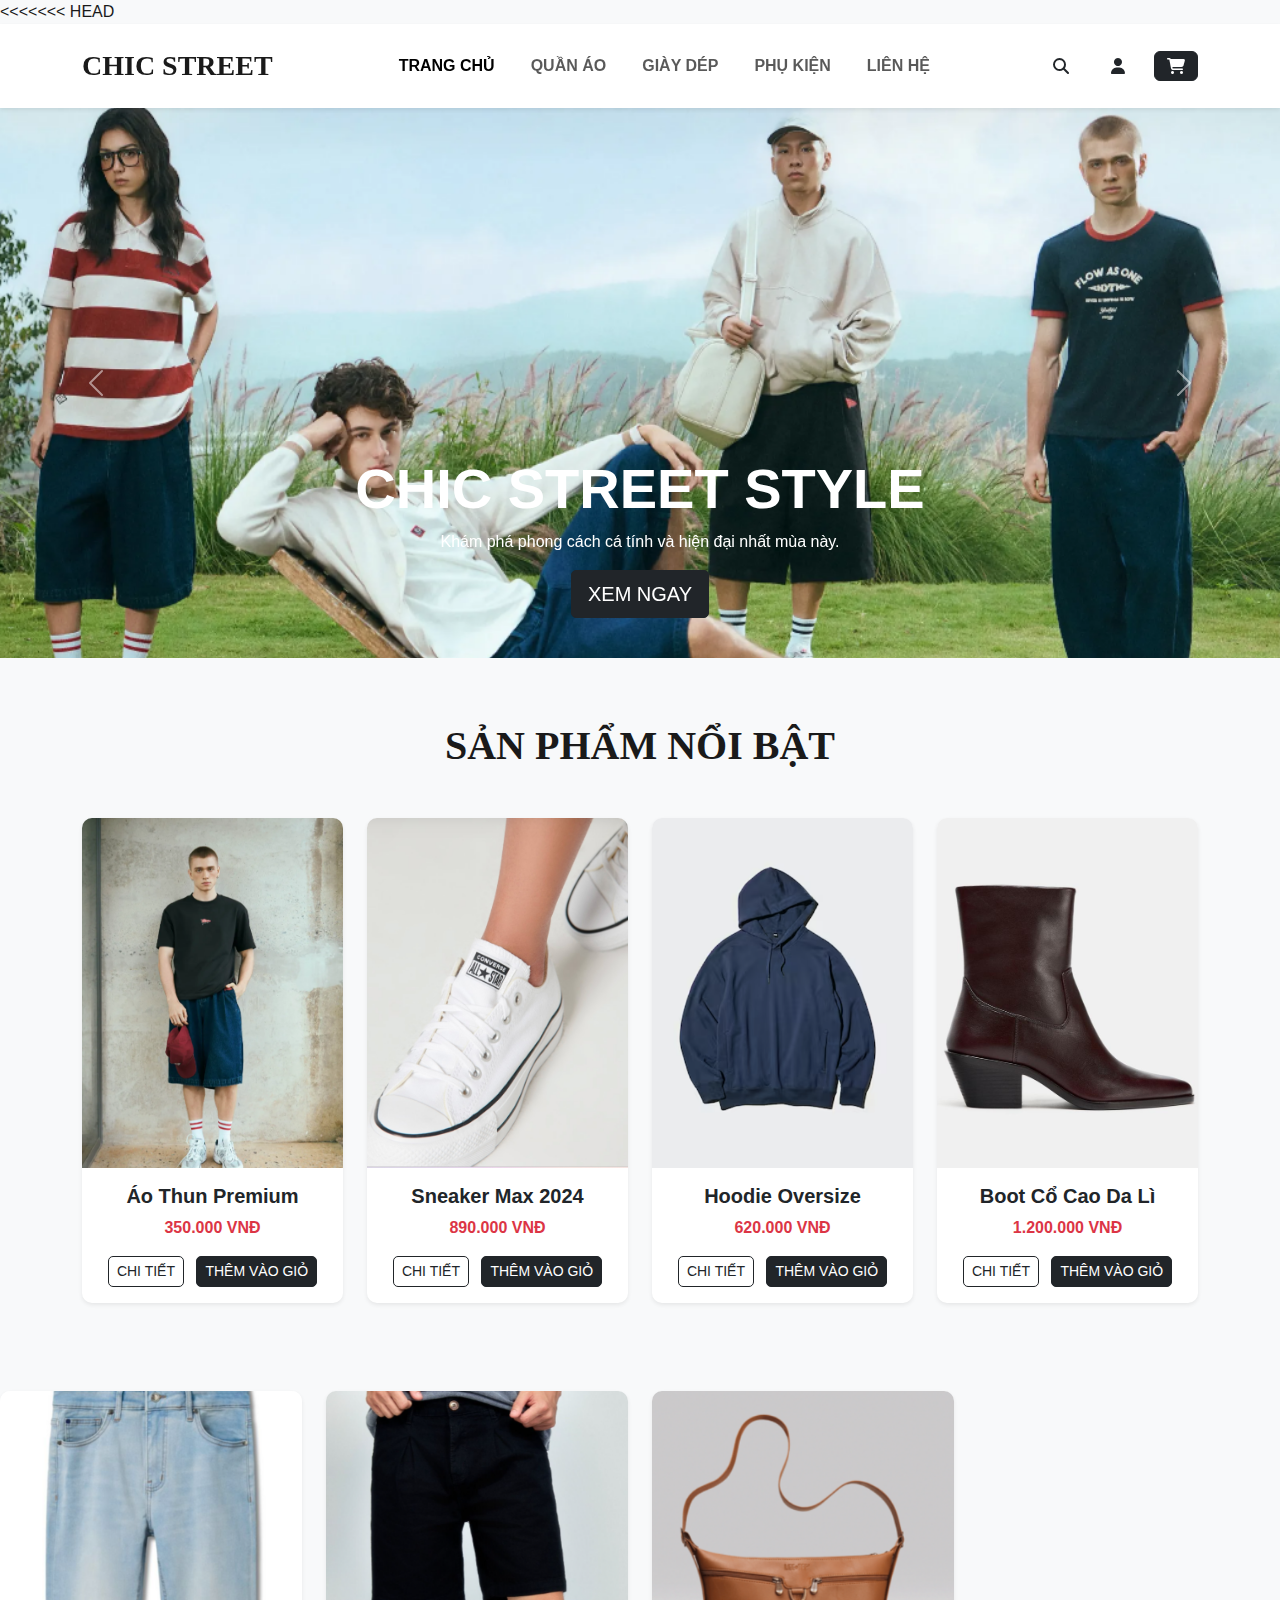
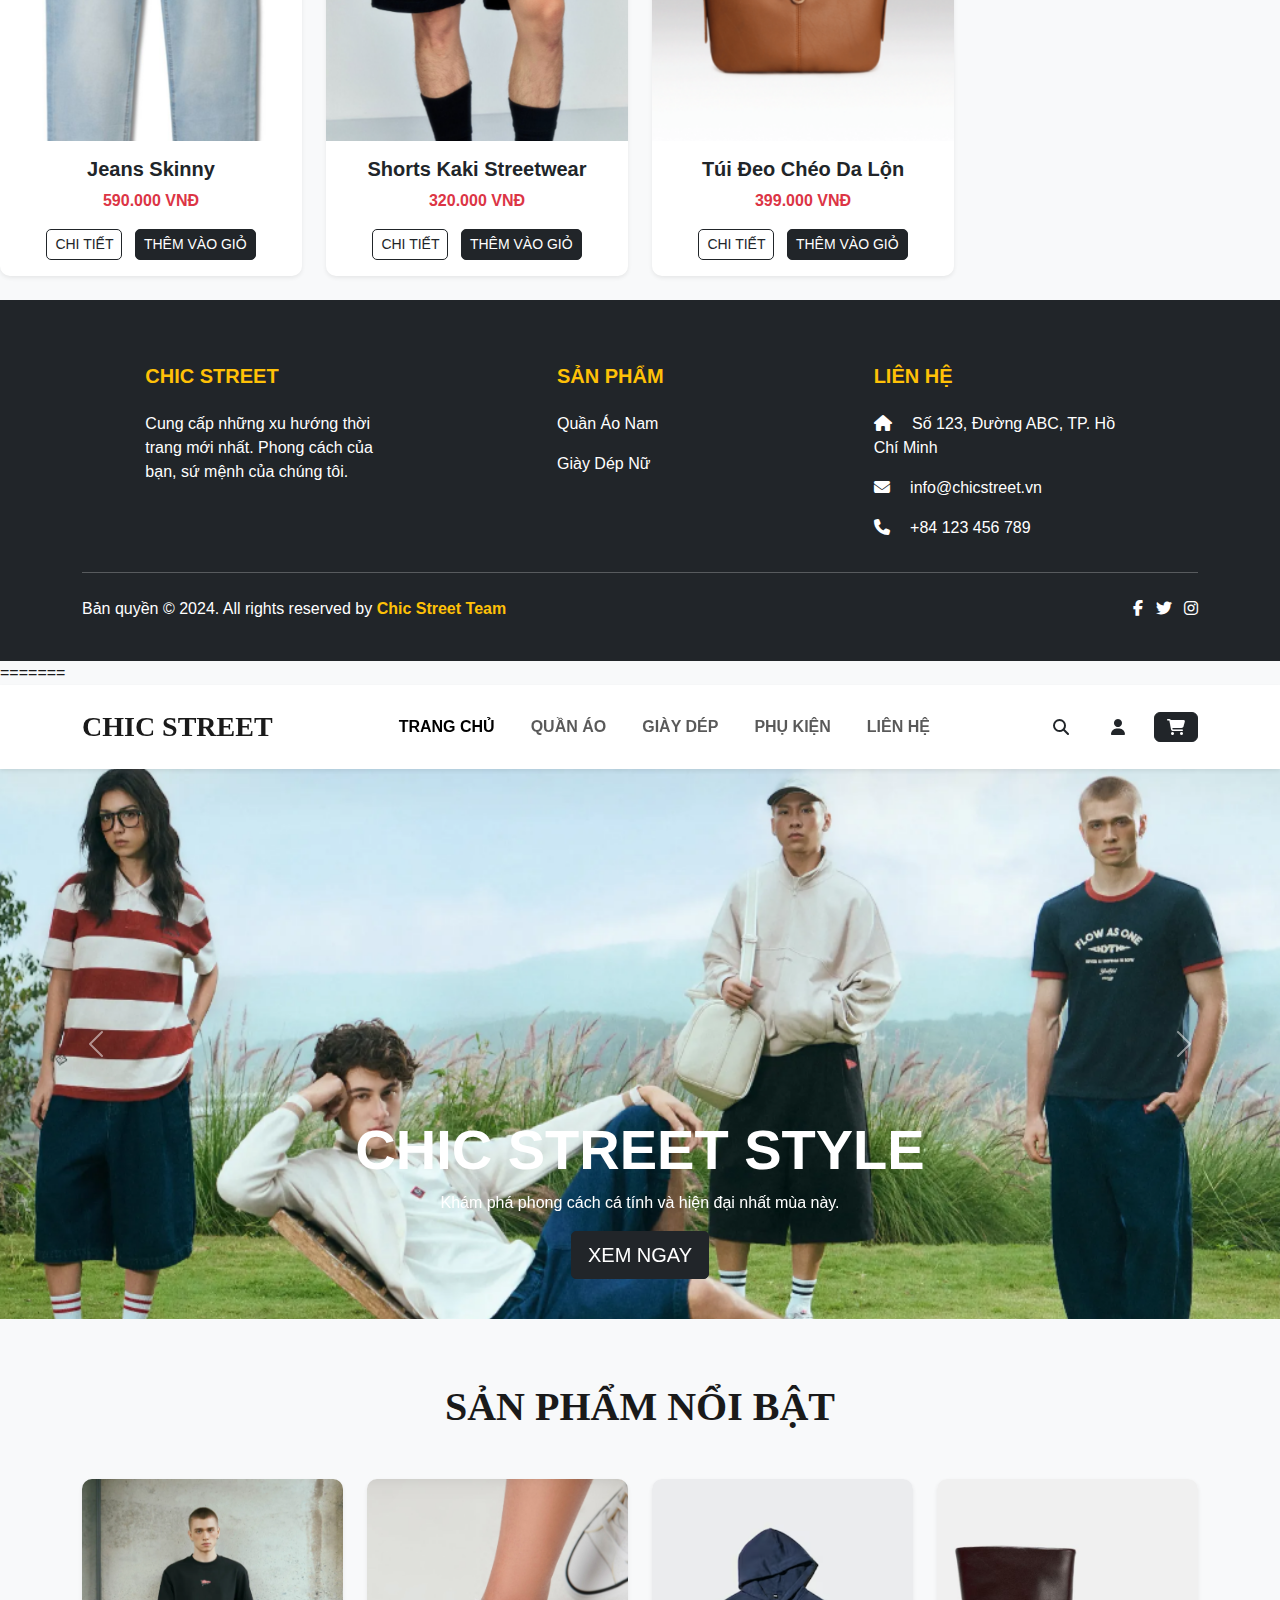
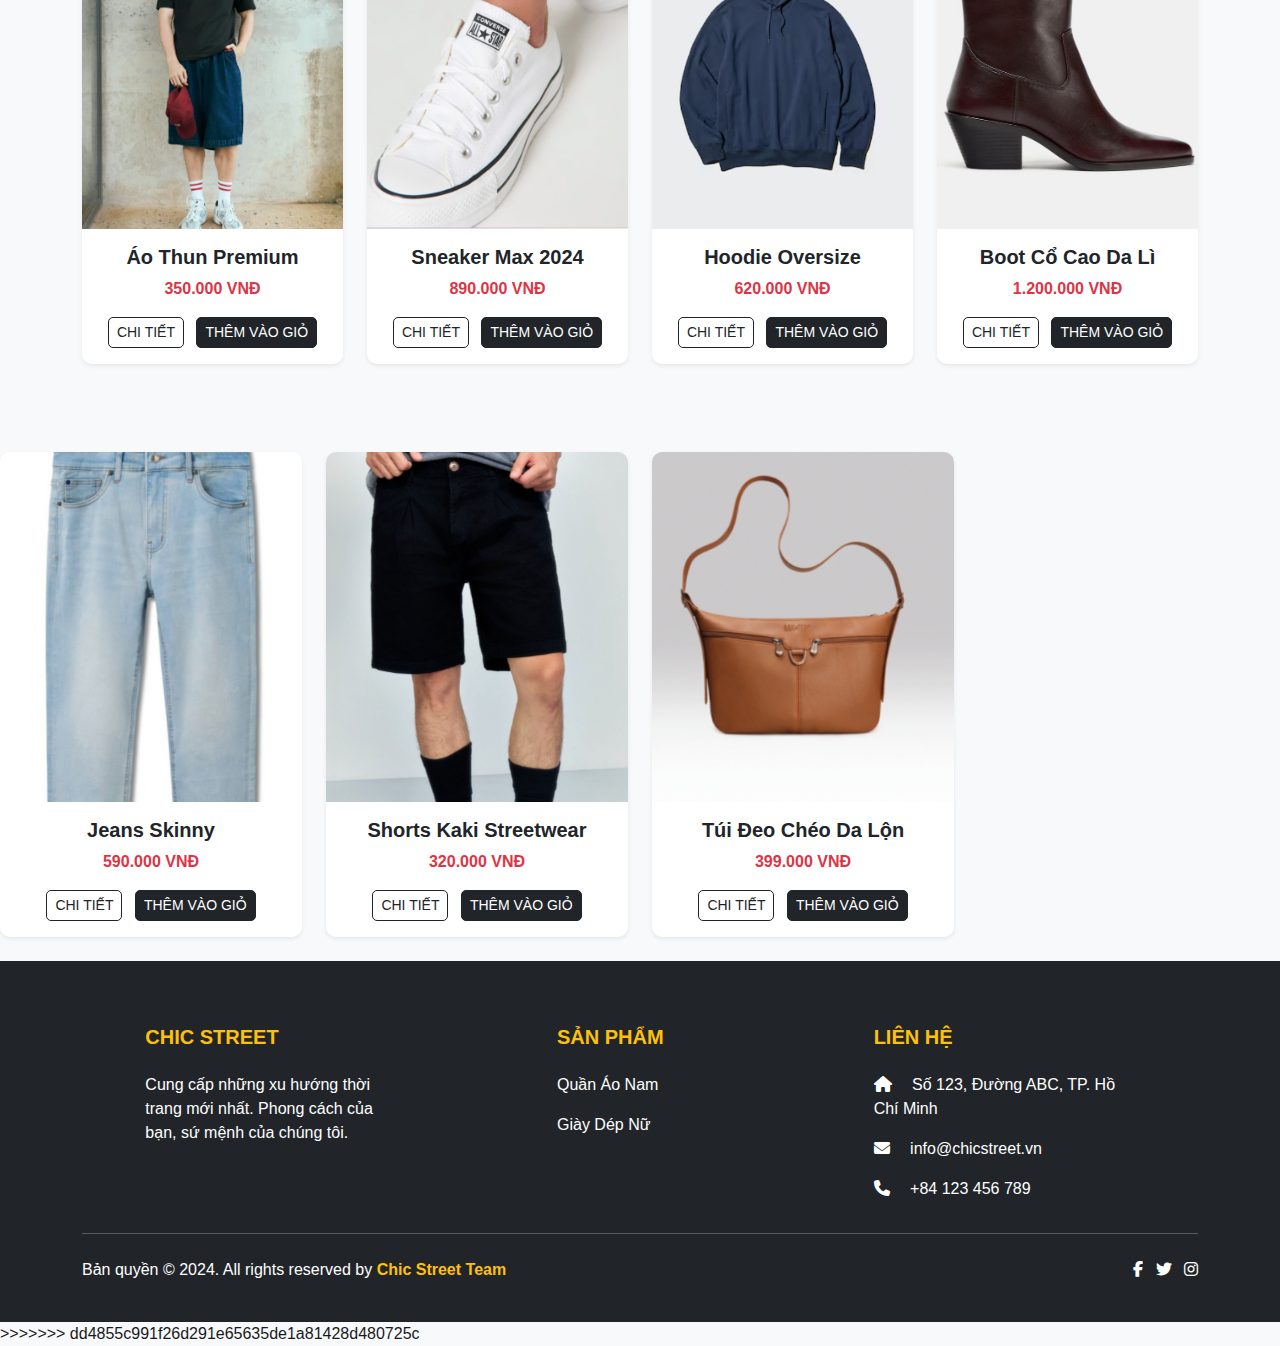
<file: index.html>
<<<<<<< HEAD
<!DOCTYPE html>
<html lang="vi">
<head>
    <meta charset="UTF-8">
    <meta name="viewport" content="width=device-width, initial-scale=1.0">
    <title>CHIC STREET - Thời Trang Đường Phố</title>
    <link href="https://cdn.jsdelivr.net/npm/bootstrap@5.3.3/dist/css/bootstrap.min.css" rel="stylesheet">
    <link rel="stylesheet" href="assets/css/style.css">
    <link rel="stylesheet" href="https://cdnjs.cloudflare.com/ajax/libs/font-awesome/6.5.2/css/all.min.css">
</head>
<body>

    <header class="sticky-top">
        <nav class="navbar navbar-expand-lg navbar-light bg-white shadow-sm py-3">
            <div class="container">
                <a class="navbar-brand fw-bold text-dark fs-3" href="index.html">CHIC STREET</a>
                <button class="navbar-toggler" type="button" data-bs-toggle="collapse" data-bs-target="#navbarNav" aria-controls="navbarNav" aria-expanded="false" aria-label="Toggle navigation">
                    <span class="navbar-toggler-icon"></span>
                </button>
                <div class="collapse navbar-collapse" id="navbarNav">
                    <ul class="navbar-nav mx-auto mb-2 mb-lg-0">
                        <li class="nav-item"><a class="nav-link active" href="index.html">TRANG CHỦ</a></li>
                        <li class="nav-item"><a class="nav-link" href="#">QUẦN ÁO</a></li>
                        <li class="nav-item"><a class="nav-link" href="#">GIÀY DÉP</a></li>
                        <li class="nav-item"><a class="nav-link" href="#">PHỤ KIỆN</a></li>
                        <li class="nav-item"><a class="nav-link" href="contact.html">LIÊN HỆ</a></li>
                    </ul>
                    <div class="d-flex align-items-center">
                        <a href="#" class="btn me-3 text-dark" data-bs-toggle="modal" data-bs-target="#searchModal"><i class="fas fa-search"></i></a>
                        <a href="#" class="btn me-3 text-dark" data-bs-toggle="modal" data-bs-target="#loginModal"><i class="fas fa-user"></i></a>
                        <a href="#" class="btn btn-dark position-relative">
                            <i class="fas fa-shopping-cart"></i>
                            </a>
                    </div>
                </div>
            </div>
        </nav>
    </header>

    <main>
        <div id="heroCarousel" class="carousel slide" data-bs-ride="carousel">
            <div class="carousel-inner">
                <div class="carousel-item active">
                    <img src="assets/images/banners/banner1.png" class="d-block w-100 banner-img" alt="New Collection">
                    <div class="carousel-caption d-none d-md-block">
                        <h5 class="display-4 fw-bold">CHIC STREET STYLE</h5>
                        <p>Khám phá phong cách cá tính và hiện đại nhất mùa này.</p>
                        <a href="#" class="btn btn-dark btn-lg style-button">XEM NGAY</a>
                    </div>
                </div>
                <div class="carousel-item">
                    <img src="assets/images/banners/banner2.png" class="d-block w-100 banner-img" alt="Shoes Sale">
                    <div class="carousel-caption d-none d-md-block">
                        <h5 class="display-4 fw-bold text-dark">GIẢM ĐẾN 50% GIÀY DÉP</h5>
                        <p class="text-dark">Ưu đãi độc quyền chỉ có tại Chic Street.</p>
                        <a href="#" class="btn btn-outline-dark btn-lg style-button">XEM NGAY</a>
                    </div>
                </div>
            </div>
            <button class="carousel-control-prev" type="button" data-bs-target="#heroCarousel" data-bs-slide="prev">
                <span class="carousel-control-prev-icon" aria-hidden="true"></span>
                <span class="visually-hidden">Previous</span>
            </button>
            <button class="carousel-control-next" type="button" data-bs-target="#heroCarousel" data-bs-slide="next">
                <span class="carousel-control-next-icon" aria-hidden="true"></span>
                <span class="visually-hidden">Next</span>
            </button>
        </div>

        <section class="container my-5 py-3">
            <h2 class="text-center mb-5 fw-bold section-heading">SẢN PHẨM NỔI BẬT</h2>
            <div class="row">
                <div class="col-lg-3 col-md-6 mb-4">
                    <div class="card h-100 product-card shadow-sm border-0">
                        <a href="product-detail.html"><img src="assets/images/products/ao1.png" class="card-img-top" alt="Áo thun cơ bản"></a>
                        <div class="card-body text-center">
                            <h5 class="card-title fw-semibold">Áo Thun Premium</h5>
                            <p class="card-text text-danger fw-bold">350.000 VNĐ</p>
                            <a href="product-detail.html" class="btn btn-outline-dark btn-sm me-2 style-button">CHI TIẾT</a>
                            <button class="btn btn-dark btn-sm style-button">THÊM VÀO GIỎ</button>
                        </div>
                    </div>
                </div>
                <div class="col-lg-3 col-md-6 mb-4">
                    <div class="card h-100 product-card shadow-sm border-0">
                        <a href="sneaker-detail.html"><img src="assets/images/products/giay1.png" class="card-img-top" alt="Giày sneaker trắng"></a>
                        <div class="card-body text-center">
                            <h5 class="card-title fw-semibold">Sneaker Max 2024</h5>
                            <p class="card-text text-danger fw-bold">890.000 VNĐ</p>
                            <a href="sneaker-detail.html" class="btn btn-outline-dark btn-sm me-2 style-button">CHI TIẾT</a> 
                            <button class="btn btn-dark btn-sm style-button">THÊM VÀO GIỎ</button>
                        </div>
                    </div>
                </div>
                <div class="col-lg-3 col-md-6 mb-4">
                    <div class="card h-100 product-card shadow-sm border-0">
                        <a href="hoodie-detail.html"><img src="assets/images/products/ao2.png" class="card-img-top" alt="Áo hoodie"></a>
                        <div class="card-body text-center">
                            <h5 class="card-title fw-semibold">Hoodie Oversize</h5>
                            <p class="card-text text-danger fw-bold">620.000 VNĐ</p>
                            <a href="hoodie-detail.html" class="btn btn-outline-dark btn-sm me-2 style-button">CHI TIẾT</a>
                            <button class="btn btn-dark btn-sm style-button">THÊM VÀO GIỎ</button>
                        </div>
                    </div>
                </div>
                <div class="col-lg-3 col-md-6 mb-4">
                    <div class="card h-100 product-card shadow-sm border-0">
                        <a href="boot-detail.html"><img src="assets/images/products/giay2.png" class="card-img-top" alt="Giày cao cổ"></a>
                        <div class="card-body text-center">
                        <h5 class="card-title fw-semibold">Boot Cổ Cao Da Lì</h5>
                        <p class="card-text text-danger fw-bold">1.200.000 VNĐ</p>
                        <a href="boot-detail.html" class="btn btn-outline-dark btn-sm me-2 style-button">CHI TIẾT</a>
                        <button class="btn btn-dark btn-sm style-button">THÊM VÀO GIỎ</button>
                        </div>
                </div>
        </div>
        </section>
        <div class="row mt-4">
            <div class="col-lg-3 col-md-6 mb-4">
                <div class="card h-100 product-card shadow-sm border-0">
                <a href="jeans-skinny-detail.html"><img src="assets/images/products/quan1.png" class="card-img-top" alt="Quần Jean Nam Siêu Mát Ống Ôm"></a>
                <div class="card-body text-center">
                <h5 class="card-title fw-semibold">Jeans Skinny</h5>
                <p class="card-text text-danger fw-bold">590.000 VNĐ</p>
                <a href="jeans-skinny-detail.html" class="btn btn-outline-dark btn-sm me-2 style-button">CHI TIẾT</a>
                <button class="btn btn-dark btn-sm style-button">THÊM VÀO GIỎ</button>
                </div>
            </div>
        </div>
    
    
        <div class="col-lg-3 col-md-6 mb-4">
            <div class="card h-100 product-card shadow-sm border-0">
            <a href="shorts-kaki-detail.html"><img src="assets/images/products/quan2.png" class="card-img-top" alt="Quần Shorts Kaki"></a>
                <div class="card-body text-center">
                <h5 class="card-title fw-semibold">Shorts Kaki Streetwear</h5>
                <p class="card-text text-danger fw-bold">320.000 VNĐ</p>
                <a href="shorts-kaki-detail.html" class="btn btn-outline-dark btn-sm me-2 style-button">CHI TIẾT</a>
                <button class="btn btn-dark btn-sm style-button">THÊM VÀO GIỎ</button>
                </div>
            </div>
        </div>
    
        <div class="col-lg-3 col-md-6 mb-4">
            <div class="card h-100 product-card shadow-sm border-0">
            <a href="accessory-detail.html"><img src="assets/images/products/phukien1.png" class="card-img-top" alt="Túi đeo chéo"></a>
                <div class="card-body text-center">
                <h5 class="card-title fw-semibold">Túi Đeo Chéo Da Lộn</h5>
                <p class="card-text text-danger fw-bold">399.000 VNĐ</p>
                <a href="accessory-detail.html" class="btn btn-outline-dark btn-sm me-2 style-button">CHI TIẾT</a>
                <button class="btn btn-dark btn-sm style-button">THÊM VÀO GIỎ</button>
                </div>
            </div>
        </div>
</div>
    </main>

    <div class="modal fade" id="loginModal" tabindex="-1" aria-labelledby="loginModalLabel" aria-hidden="true">
      <div class="modal-dialog">
        <div class="modal-content">
          <div class="modal-header bg-dark text-white">
            <h5 class="modal-title" id="loginModalLabel">ĐĂNG NHẬP CHIC STREET</h5>
            <button type="button" class="btn-close btn-close-white" data-bs-dismiss="modal" aria-label="Close"></button>
          </div>
          <div class="modal-body">
            <form>
              <div class="mb-3">
                <label for="email" class="form-label">Email</label>
                <input type="email" class="form-control" id="email" required>
              </div>
              <div class="mb-3">
                <label for="password" class="form-label">Mật khẩu</label>
                <input type="password" class="form-control" id="password" required>
              </div>
              <button type="submit" class="btn btn-dark w-100 style-button">Đăng nhập</button>
            </form>
          </div>
          <div class="modal-footer justify-content-center">
            <p>Chưa có tài khoản? <a href="#">Đăng ký ngay</a></p>
          </div>
        </div>
      </div>
    </div>
    
    <div class="modal fade" id="searchModal" tabindex="-1" aria-labelledby="searchModalLabel" aria-hidden="true">
      <div class="modal-dialog">
        <div class="modal-content">
          <div class="modal-header bg-dark text-white">
            <h5 class="modal-title" id="searchModalLabel">TÌM KIẾM SẢN PHẨM</h5>
            <button type="button" class="btn-close btn-close-white" data-bs-dismiss="modal" aria-label="Close"></button>
          </div>
          <div class="modal-body">
            <input type="text" class="form-control form-control-lg" placeholder="Nhập tên sản phẩm, mã, hoặc từ khóa...">
          </div>
          <div class="modal-footer">
            <button type="button" class="btn btn-dark style-button w-100">Tìm kiếm</button>
          </div>
        </div>
      </div>
    </div>


    <footer class="bg-dark text-white pt-5 pb-4">
        <div class="container text-center text-md-start">
            <div class="row text-center text-md-start">
                <div class="col-md-3 col-lg-3 col-xl-3 mx-auto mt-3">
                    <h5 class="text-uppercase mb-4 fw-bold text-warning">CHIC STREET</h5>
                    <p>Cung cấp những xu hướng thời trang mới nhất. Phong cách của bạn, sứ mệnh của chúng tôi.</p>
                </div>
                <div class="col-md-2 col-lg-2 col-xl-2 mx-auto mt-3">
                    <h5 class="text-uppercase mb-4 fw-bold text-warning">SẢN PHẨM</h5>
                    <p><a href="#" class="text-white footer-link" style="text-decoration: none;">Quần Áo Nam</a></p>
                    <p><a href="#" class="text-white footer-link" style="text-decoration: none;">Giày Dép Nữ</a></p>
                </div>
                <div class="col-md-4 col-lg-3 col-xl-3 mx-auto mt-3">
                    <h5 class="text-uppercase mb-4 fw-bold text-warning">LIÊN HỆ</h5>
                    <p><i class="fas fa-home me-3"></i> Số 123, Đường ABC, TP. Hồ Chí Minh</p>
                    <p><i class="fas fa-envelope me-3"></i> info@chicstreet.vn</p>
                    <p><i class="fas fa-phone me-3"></i> +84 123 456 789</p>
                </div>
            </div>
            <hr class="mb-4">
            <div class="row align-items-center">
                <div class="col-md-7 col-lg-8">
                    <p>Bản quyền © 2024. All rights reserved by 
                        <a href="#"><strong class="text-warning">Chic Street Team</strong></a>
                    </p>
                </div>
                <div class="col-md-5 col-lg-4">
                    <div class="text-center text-md-end">
                        <ul class="list-unstyled list-inline social-icons">
                            <li class="list-inline-item"><a href="#" class="btn-floating btn-sm text-white"><i class="fab fa-facebook-f"></i></a></li>
                            <li class="list-inline-item"><a href="#" class="btn-floating btn-sm text-white"><i class="fab fa-twitter"></i></a></li>
                            <li class="list-inline-item"><a href="#" class="btn-floating btn-sm text-white"><i class="fab fa fa-instagram"></i></a></li>
                        </ul>
                    </div>
                </div>
            </div>
        </div>
    </footer>

    <script src="https://ajax.googleapis.com/ajax/libs/jquery/3.7.1/jquery.min.js"></script>
    <script src="https://cdn.jsdelivr.net/npm/bootstrap@5.3.3/dist/js/bootstrap.bundle.min.js"></script>
    <script src="assets/js/main.js"></script>
</body>
=======
<!DOCTYPE html>
<html lang="vi">
<head>
    <meta charset="UTF-8">
    <meta name="viewport" content="width=device-width, initial-scale=1.0">
    <title>CHIC STREET - Thời Trang Đường Phố</title>
    <link href="https://cdn.jsdelivr.net/npm/bootstrap@5.3.3/dist/css/bootstrap.min.css" rel="stylesheet">
    <link rel="stylesheet" href="assets/css/style.css">
    <link rel="stylesheet" href="https://cdnjs.cloudflare.com/ajax/libs/font-awesome/6.5.2/css/all.min.css">
</head>
<body>

    <header class="sticky-top">
        <nav class="navbar navbar-expand-lg navbar-light bg-white shadow-sm py-3">
            <div class="container">
                <a class="navbar-brand fw-bold text-dark fs-3" href="index.html">CHIC STREET</a>
                <button class="navbar-toggler" type="button" data-bs-toggle="collapse" data-bs-target="#navbarNav" aria-controls="navbarNav" aria-expanded="false" aria-label="Toggle navigation">
                    <span class="navbar-toggler-icon"></span>
                </button>
                <div class="collapse navbar-collapse" id="navbarNav">
                    <ul class="navbar-nav mx-auto mb-2 mb-lg-0">
                        <li class="nav-item"><a class="nav-link active" href="index.html">TRANG CHỦ</a></li>
                        <li class="nav-item"><a class="nav-link" href="#">QUẦN ÁO</a></li>
                        <li class="nav-item"><a class="nav-link" href="#">GIÀY DÉP</a></li>
                        <li class="nav-item"><a class="nav-link" href="#">PHỤ KIỆN</a></li>
                        <li class="nav-item"><a class="nav-link" href="contact.html">LIÊN HỆ</a></li>
                    </ul>
                    <div class="d-flex align-items-center">
                        <a href="#" class="btn me-3 text-dark" data-bs-toggle="modal" data-bs-target="#searchModal"><i class="fas fa-search"></i></a>
                        <a href="#" class="btn me-3 text-dark" data-bs-toggle="modal" data-bs-target="#loginModal"><i class="fas fa-user"></i></a>
                        <a href="#" class="btn btn-dark position-relative">
                            <i class="fas fa-shopping-cart"></i>
                            </a>
                    </div>
                </div>
            </div>
        </nav>
    </header>

    <main>
        <div id="heroCarousel" class="carousel slide" data-bs-ride="carousel">
            <div class="carousel-inner">
                <div class="carousel-item active">
                    <img src="assets/images/banners/banner1.png" class="d-block w-100 banner-img" alt="New Collection">
                    <div class="carousel-caption d-none d-md-block">
                        <h5 class="display-4 fw-bold">CHIC STREET STYLE</h5>
                        <p>Khám phá phong cách cá tính và hiện đại nhất mùa này.</p>
                        <a href="#" class="btn btn-dark btn-lg style-button">XEM NGAY</a>
                    </div>
                </div>
                <div class="carousel-item">
                    <img src="assets/images/banners/banner2.png" class="d-block w-100 banner-img" alt="Shoes Sale">
                    <div class="carousel-caption d-none d-md-block">
                        <h5 class="display-4 fw-bold text-dark">GIẢM ĐẾN 50% GIÀY DÉP</h5>
                        <p class="text-dark">Ưu đãi độc quyền chỉ có tại Chic Street.</p>
                        <a href="#" class="btn btn-outline-dark btn-lg style-button">XEM NGAY</a>
                    </div>
                </div>
            </div>
            <button class="carousel-control-prev" type="button" data-bs-target="#heroCarousel" data-bs-slide="prev">
                <span class="carousel-control-prev-icon" aria-hidden="true"></span>
                <span class="visually-hidden">Previous</span>
            </button>
            <button class="carousel-control-next" type="button" data-bs-target="#heroCarousel" data-bs-slide="next">
                <span class="carousel-control-next-icon" aria-hidden="true"></span>
                <span class="visually-hidden">Next</span>
            </button>
        </div>

        <section class="container my-5 py-3">
            <h2 class="text-center mb-5 fw-bold section-heading">SẢN PHẨM NỔI BẬT</h2>
            <div class="row">
                <div class="col-lg-3 col-md-6 mb-4">
                    <div class="card h-100 product-card shadow-sm border-0">
                        <a href="product-detail.html"><img src="assets/images/products/ao1.png" class="card-img-top" alt="Áo thun cơ bản"></a>
                        <div class="card-body text-center">
                            <h5 class="card-title fw-semibold">Áo Thun Premium</h5>
                            <p class="card-text text-danger fw-bold">350.000 VNĐ</p>
                            <a href="product-detail.html" class="btn btn-outline-dark btn-sm me-2 style-button">CHI TIẾT</a>
                            <button class="btn btn-dark btn-sm style-button">THÊM VÀO GIỎ</button>
                        </div>
                    </div>
                </div>
                <div class="col-lg-3 col-md-6 mb-4">
                    <div class="card h-100 product-card shadow-sm border-0">
                        <a href="sneaker-detail.html"><img src="assets/images/products/giay1.png" class="card-img-top" alt="Giày sneaker trắng"></a>
                        <div class="card-body text-center">
                            <h5 class="card-title fw-semibold">Sneaker Max 2024</h5>
                            <p class="card-text text-danger fw-bold">890.000 VNĐ</p>
                            <a href="sneaker-detail.html" class="btn btn-outline-dark btn-sm me-2 style-button">CHI TIẾT</a> 
                            <button class="btn btn-dark btn-sm style-button">THÊM VÀO GIỎ</button>
                        </div>
                    </div>
                </div>
                <div class="col-lg-3 col-md-6 mb-4">
                    <div class="card h-100 product-card shadow-sm border-0">
                        <a href="hoodie-detail.html"><img src="assets/images/products/ao2.png" class="card-img-top" alt="Áo hoodie"></a>
                        <div class="card-body text-center">
                            <h5 class="card-title fw-semibold">Hoodie Oversize</h5>
                            <p class="card-text text-danger fw-bold">620.000 VNĐ</p>
                            <a href="hoodie-detail.html" class="btn btn-outline-dark btn-sm me-2 style-button">CHI TIẾT</a>
                            <button class="btn btn-dark btn-sm style-button">THÊM VÀO GIỎ</button>
                        </div>
                    </div>
                </div>
                <div class="col-lg-3 col-md-6 mb-4">
                    <div class="card h-100 product-card shadow-sm border-0">
                        <a href="boot-detail.html"><img src="assets/images/products/giay2.png" class="card-img-top" alt="Giày cao cổ"></a>
                        <div class="card-body text-center">
                        <h5 class="card-title fw-semibold">Boot Cổ Cao Da Lì</h5>
                        <p class="card-text text-danger fw-bold">1.200.000 VNĐ</p>
                        <a href="boot-detail.html" class="btn btn-outline-dark btn-sm me-2 style-button">CHI TIẾT</a>
                        <button class="btn btn-dark btn-sm style-button">THÊM VÀO GIỎ</button>
                        </div>
                </div>
        </div>
        </section>
        <div class="row mt-4">
            <div class="col-lg-3 col-md-6 mb-4">
                <div class="card h-100 product-card shadow-sm border-0">
                <a href="jeans-skinny-detail.html"><img src="assets/images/products/quan1.png" class="card-img-top" alt="Quần Jean Nam Siêu Mát Ống Ôm"></a>
                <div class="card-body text-center">
                <h5 class="card-title fw-semibold">Jeans Skinny</h5>
                <p class="card-text text-danger fw-bold">590.000 VNĐ</p>
                <a href="jeans-skinny-detail.html" class="btn btn-outline-dark btn-sm me-2 style-button">CHI TIẾT</a>
                <button class="btn btn-dark btn-sm style-button">THÊM VÀO GIỎ</button>
                </div>
            </div>
        </div>
    
    
        <div class="col-lg-3 col-md-6 mb-4">
            <div class="card h-100 product-card shadow-sm border-0">
            <a href="shorts-kaki-detail.html"><img src="assets/images/products/quan2.png" class="card-img-top" alt="Quần Shorts Kaki"></a>
                <div class="card-body text-center">
                <h5 class="card-title fw-semibold">Shorts Kaki Streetwear</h5>
                <p class="card-text text-danger fw-bold">320.000 VNĐ</p>
                <a href="shorts-kaki-detail.html" class="btn btn-outline-dark btn-sm me-2 style-button">CHI TIẾT</a>
                <button class="btn btn-dark btn-sm style-button">THÊM VÀO GIỎ</button>
                </div>
            </div>
        </div>
    
        <div class="col-lg-3 col-md-6 mb-4">
            <div class="card h-100 product-card shadow-sm border-0">
            <a href="accessory-detail.html"><img src="assets/images/products/phukien1.png" class="card-img-top" alt="Túi đeo chéo"></a>
                <div class="card-body text-center">
                <h5 class="card-title fw-semibold">Túi Đeo Chéo Da Lộn</h5>
                <p class="card-text text-danger fw-bold">399.000 VNĐ</p>
                <a href="accessory-detail.html" class="btn btn-outline-dark btn-sm me-2 style-button">CHI TIẾT</a>
                <button class="btn btn-dark btn-sm style-button">THÊM VÀO GIỎ</button>
                </div>
            </div>
        </div>
</div>
    </main>

    <div class="modal fade" id="loginModal" tabindex="-1" aria-labelledby="loginModalLabel" aria-hidden="true">
      <div class="modal-dialog">
        <div class="modal-content">
          <div class="modal-header bg-dark text-white">
            <h5 class="modal-title" id="loginModalLabel">ĐĂNG NHẬP CHIC STREET</h5>
            <button type="button" class="btn-close btn-close-white" data-bs-dismiss="modal" aria-label="Close"></button>
          </div>
          <div class="modal-body">
            <form>
              <div class="mb-3">
                <label for="email" class="form-label">Email</label>
                <input type="email" class="form-control" id="email" required>
              </div>
              <div class="mb-3">
                <label for="password" class="form-label">Mật khẩu</label>
                <input type="password" class="form-control" id="password" required>
              </div>
              <button type="submit" class="btn btn-dark w-100 style-button">Đăng nhập</button>
            </form>
          </div>
          <div class="modal-footer justify-content-center">
            <p>Chưa có tài khoản? <a href="#">Đăng ký ngay</a></p>
          </div>
        </div>
      </div>
    </div>
    
    <div class="modal fade" id="searchModal" tabindex="-1" aria-labelledby="searchModalLabel" aria-hidden="true">
      <div class="modal-dialog">
        <div class="modal-content">
          <div class="modal-header bg-dark text-white">
            <h5 class="modal-title" id="searchModalLabel">TÌM KIẾM SẢN PHẨM</h5>
            <button type="button" class="btn-close btn-close-white" data-bs-dismiss="modal" aria-label="Close"></button>
          </div>
          <div class="modal-body">
            <input type="text" class="form-control form-control-lg" placeholder="Nhập tên sản phẩm, mã, hoặc từ khóa...">
          </div>
          <div class="modal-footer">
            <button type="button" class="btn btn-dark style-button w-100">Tìm kiếm</button>
          </div>
        </div>
      </div>
    </div>


    <footer class="bg-dark text-white pt-5 pb-4">
        <div class="container text-center text-md-start">
            <div class="row text-center text-md-start">
                <div class="col-md-3 col-lg-3 col-xl-3 mx-auto mt-3">
                    <h5 class="text-uppercase mb-4 fw-bold text-warning">CHIC STREET</h5>
                    <p>Cung cấp những xu hướng thời trang mới nhất. Phong cách của bạn, sứ mệnh của chúng tôi.</p>
                </div>
                <div class="col-md-2 col-lg-2 col-xl-2 mx-auto mt-3">
                    <h5 class="text-uppercase mb-4 fw-bold text-warning">SẢN PHẨM</h5>
                    <p><a href="#" class="text-white footer-link" style="text-decoration: none;">Quần Áo Nam</a></p>
                    <p><a href="#" class="text-white footer-link" style="text-decoration: none;">Giày Dép Nữ</a></p>
                </div>
                <div class="col-md-4 col-lg-3 col-xl-3 mx-auto mt-3">
                    <h5 class="text-uppercase mb-4 fw-bold text-warning">LIÊN HỆ</h5>
                    <p><i class="fas fa-home me-3"></i> Số 123, Đường ABC, TP. Hồ Chí Minh</p>
                    <p><i class="fas fa-envelope me-3"></i> info@chicstreet.vn</p>
                    <p><i class="fas fa-phone me-3"></i> +84 123 456 789</p>
                </div>
            </div>
            <hr class="mb-4">
            <div class="row align-items-center">
                <div class="col-md-7 col-lg-8">
                    <p>Bản quyền © 2024. All rights reserved by 
                        <a href="#"><strong class="text-warning">Chic Street Team</strong></a>
                    </p>
                </div>
                <div class="col-md-5 col-lg-4">
                    <div class="text-center text-md-end">
                        <ul class="list-unstyled list-inline social-icons">
                            <li class="list-inline-item"><a href="#" class="btn-floating btn-sm text-white"><i class="fab fa-facebook-f"></i></a></li>
                            <li class="list-inline-item"><a href="#" class="btn-floating btn-sm text-white"><i class="fab fa-twitter"></i></a></li>
                            <li class="list-inline-item"><a href="#" class="btn-floating btn-sm text-white"><i class="fab fa fa-instagram"></i></a></li>
                        </ul>
                    </div>
                </div>
            </div>
        </div>
    </footer>

    <script src="https://ajax.googleapis.com/ajax/libs/jquery/3.7.1/jquery.min.js"></script>
    <script src="https://cdn.jsdelivr.net/npm/bootstrap@5.3.3/dist/js/bootstrap.bundle.min.js"></script>
    <script src="assets/js/main.js"></script>
</body>
>>>>>>> dd4855c991f26d291e65635de1a81428d480725c
</html>
</file>
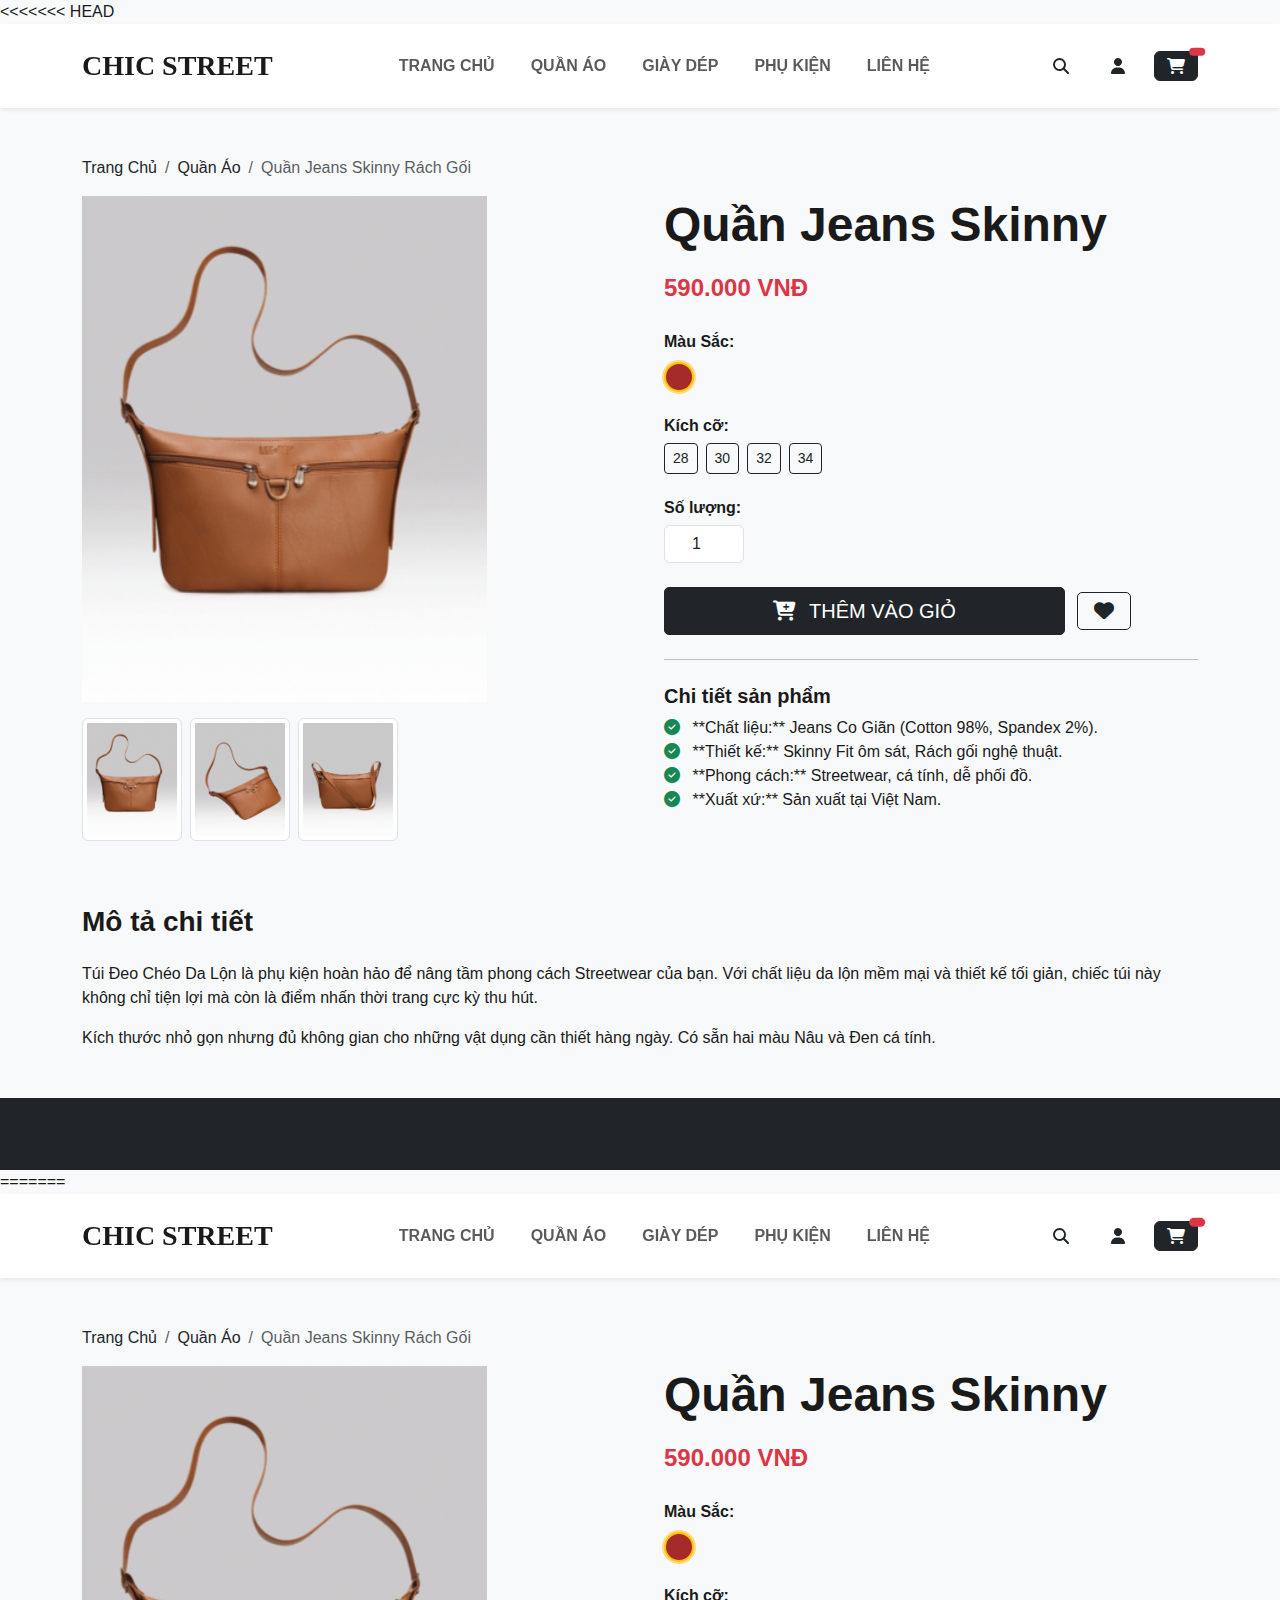
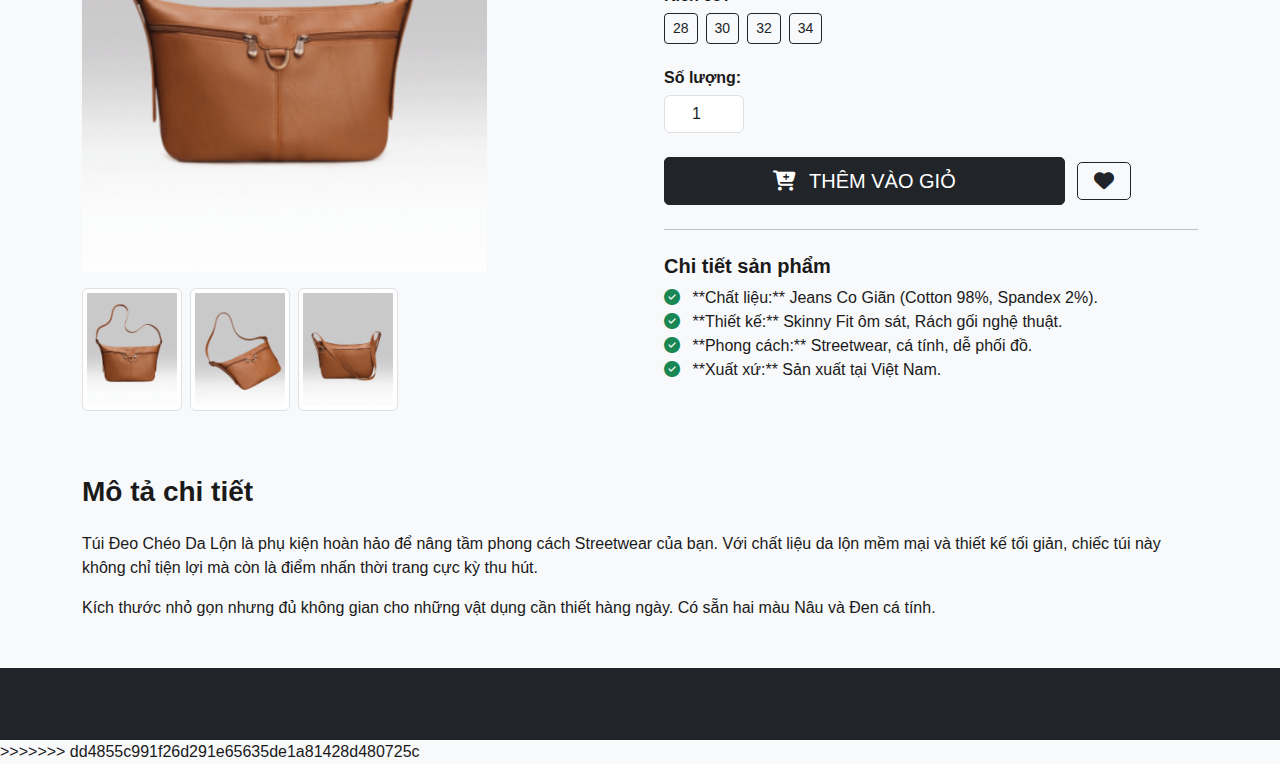
<file: accessory-detail.html>
<<<<<<< HEAD
<!DOCTYPE html>
<html lang="vi">
<head>
    <meta charset="UTF-8">
    <meta name="viewport" content="width=device-width, initial-scale=1.0">
    <title>Quần Jeans Skinny Rách Gối - CHIC STREET</title>
    <link href="https://cdn.jsdelivr.net/npm/bootstrap@5.3.3/dist/css/bootstrap.min.css" rel="stylesheet">
    <link rel="stylesheet" href="assets/css/style.css">
    <link rel="stylesheet" href="https://cdnjs.cloudflare.com/ajax/libs/font-awesome/6.5.2/css/all.min.css">
</head>
<body>

    <header class="sticky-top">
        <nav class="navbar navbar-expand-lg navbar-light bg-white shadow-sm py-3">
            <div class="container">
                <a class="navbar-brand fw-bold text-dark fs-3" href="index.html">CHIC STREET</a>
                <button class="navbar-toggler" type="button" data-bs-toggle="collapse" data-bs-target="#navbarNav" aria-controls="navbarNav" aria-expanded="false" aria-label="Toggle navigation">
                    <span class="navbar-toggler-icon"></span>
                </button>
                <div class="collapse navbar-collapse" id="navbarNav">
                    <ul class="navbar-nav mx-auto mb-2 mb-lg-0">
                        <li class="nav-item"><a class="nav-link" href="index.html">TRANG CHỦ</a></li>
                        <li class="nav-item"><a class="nav-link" href="#">QUẦN ÁO</a></li>
                        <li class="nav-item"><a class="nav-link" href="#">GIÀY DÉP</a></li>
                        <li class="nav-item"><a class="nav-link" href="#">PHỤ KIỆN</a></li>
                        <li class="nav-item"><a class="nav-link" href="contact.html">LIÊN HỆ</a></li>
                    </ul>
                    <div class="d-flex align-items-center">
                        <a href="#" class="btn me-3 text-dark" data-bs-toggle="modal" data-bs-target="#searchModal"><i class="fas fa-search"></i></a>
                        <a href="#" class="btn me-3 text-dark" data-bs-toggle="modal" data-bs-target="#loginModal"><i class="fas fa-user"></i></a>
                        <a href="#" class="btn btn-dark position-relative" id="cart-icon">
                            <i class="fas fa-shopping-cart"></i>
                            <span class="position-absolute top-0 start-100 translate-middle badge rounded-pill bg-danger cart-count">
                                </span>
                        </a>
                    </div>
                </div>
            </div>
        </nav>
    </header>

    <main class="container my-5">
        <nav aria-label="breadcrumb">
            <ol class="breadcrumb">
                <li class="breadcrumb-item"><a href="index.html" class="text-decoration-none text-dark">Trang Chủ</a></li>
                <li class="breadcrumb-item"><a href="#" class="text-decoration-none text-dark">Quần Áo</a></li>
                <li class="breadcrumb-item active" aria-current="page">Quần Jeans Skinny Rách Gối</li>
            </ol>
        </nav>

        <div class="row gx-5">
            <div class="col-lg-6">
                <div class="product-images">
                    <img src="assets/images/products/phukien1.png" class="img-fluid mb-3 main-product-image" alt="Quần Jeans Skinny">
                    <div class="d-flex thumbnail-list">
                        <img src="assets/images/products/phukien1.png" class="img-thumbnail me-2 active-thumb" alt="View 1" width="100">
                        <img src="assets/images/products/phukien1_2.png" class="img-thumbnail me-2" alt="View 2" width="100">
                        <img src="assets/images/products/phukien1_3.png" class="img-thumbnail me-2" alt="View 3" width="100">
                    </div>
                </div>
            </div>

            <div class="col-lg-6">
                <h1 class="display-5 fw-bold mb-3">Quần Jeans Skinny</h1>
                <p class="fs-4 text-danger fw-bold mb-4">590.000 VNĐ</p>
                
                <div class="mb-4">
                    <label class="form-label fw-bold">Màu Sắc:</label>
                    <div class="color-options">
                        <span class="color-dot active" style="background-color: brown;" data-color="Nâu"></span>
                
                    </div>
                </div>

                <h6 class="fw-bold">Kích cỡ:</h6>
                <div class="d-flex mb-4 size-options">
                    <button class="btn btn-outline-dark btn-sm me-2 active-size">28</button>
                    <button class="btn btn-outline-dark btn-sm me-2">30</button>
                    <button class="btn btn-outline-dark btn-sm me-2">32</button>
                    <button class="btn btn-outline-dark btn-sm me-2">34</button>
                </div>

                <h6 class="fw-bold">Số lượng:</h6>
                <div class="d-flex align-items-center mb-4">
                    <input type="number" id="quantity" value="1" min="1" class="form-control text-center" style="width: 80px;">
                </div>

                <button id="add-to-cart-detail" class="btn btn-dark btn-lg w-75 me-2 style-button"><i class="fas fa-cart-plus me-2"></i> THÊM VÀO GIỎ</button>
                <button class="btn btn-outline-dark btn-lg style-button"><i class="fas fa-heart"></i></button>

                <hr class="my-4">

                <h5 class="fw-bold">Chi tiết sản phẩm</h5>
                <ul class="list-unstyled product-info-list">
                    <li><i class="fas fa-check-circle me-2 text-success"></i> **Chất liệu:** Jeans Co Giãn (Cotton 98%, Spandex 2%).</li>
                    <li><i class="fas fa-check-circle me-2 text-success"></i> **Thiết kế:** Skinny Fit ôm sát, Rách gối nghệ thuật.</li>
                    <li><i class="fas fa-check-circle me-2 text-success"></i> **Phong cách:** Streetwear, cá tính, dễ phối đồ.</li>
                    <li><i class="fas fa-check-circle me-2 text-success"></i> **Xuất xứ:** Sản xuất tại Việt Nam.</li>
                </ul>

            </div>
        </div>

        <section class="mt-5 pt-3">
            <h3 class="fw-bold mb-4">Mô tả chi tiết</h3>
            <p>Túi Đeo Chéo Da Lộn là phụ kiện hoàn hảo để nâng tầm phong cách Streetwear của bạn. Với chất liệu da lộn mềm mại và thiết kế tối giản, chiếc túi này không chỉ tiện lợi mà còn là điểm nhấn thời trang cực kỳ thu hút.</p>
            <p>Kích thước nhỏ gọn nhưng đủ không gian cho những vật dụng cần thiết hàng ngày. Có sẵn hai màu Nâu và Đen cá tính.</p>
        </section>
    </main>

    <footer class="bg-dark text-white pt-5 pb-4">
        </footer>

    <script src="https://ajax.googleapis.com/ajax/libs/jquery/3.7.1/jquery.min.js"></script>
    <script src="https://cdn.jsdelivr.net/npm/bootstrap@5.3.3/dist/js/bootstrap.bundle.min.js"></script>
    <script src="assets/js/main.js"></script>
    
    <script>
        $(document).ready(function() {
            // Logic đổi ảnh thumbnail
            $('.thumbnail-list img').on('click', function() {
                $('.thumbnail-list img').removeClass('active-thumb');
                $(this).addClass('active-thumb');
                
                const newSrc = $(this).attr('src');
                $('.main-product-image').attr('src', newSrc);
            });
            
            // Logic chọn size và màu
            $('.size-options button').on('click', function() {
                $('.size-options button').removeClass('active-size');
                $(this).addClass('active-size');
            });

            // (Bạn sẽ cần logic cho nút "THÊM VÀO GIỎ" chi tiết ở bước sau)
        });
    </script>
</body>
=======
<!DOCTYPE html>
<html lang="vi">
<head>
    <meta charset="UTF-8">
    <meta name="viewport" content="width=device-width, initial-scale=1.0">
    <title>Quần Jeans Skinny Rách Gối - CHIC STREET</title>
    <link href="https://cdn.jsdelivr.net/npm/bootstrap@5.3.3/dist/css/bootstrap.min.css" rel="stylesheet">
    <link rel="stylesheet" href="assets/css/style.css">
    <link rel="stylesheet" href="https://cdnjs.cloudflare.com/ajax/libs/font-awesome/6.5.2/css/all.min.css">
</head>
<body>

    <header class="sticky-top">
        <nav class="navbar navbar-expand-lg navbar-light bg-white shadow-sm py-3">
            <div class="container">
                <a class="navbar-brand fw-bold text-dark fs-3" href="index.html">CHIC STREET</a>
                <button class="navbar-toggler" type="button" data-bs-toggle="collapse" data-bs-target="#navbarNav" aria-controls="navbarNav" aria-expanded="false" aria-label="Toggle navigation">
                    <span class="navbar-toggler-icon"></span>
                </button>
                <div class="collapse navbar-collapse" id="navbarNav">
                    <ul class="navbar-nav mx-auto mb-2 mb-lg-0">
                        <li class="nav-item"><a class="nav-link" href="index.html">TRANG CHỦ</a></li>
                        <li class="nav-item"><a class="nav-link" href="#">QUẦN ÁO</a></li>
                        <li class="nav-item"><a class="nav-link" href="#">GIÀY DÉP</a></li>
                        <li class="nav-item"><a class="nav-link" href="#">PHỤ KIỆN</a></li>
                        <li class="nav-item"><a class="nav-link" href="contact.html">LIÊN HỆ</a></li>
                    </ul>
                    <div class="d-flex align-items-center">
                        <a href="#" class="btn me-3 text-dark" data-bs-toggle="modal" data-bs-target="#searchModal"><i class="fas fa-search"></i></a>
                        <a href="#" class="btn me-3 text-dark" data-bs-toggle="modal" data-bs-target="#loginModal"><i class="fas fa-user"></i></a>
                        <a href="#" class="btn btn-dark position-relative" id="cart-icon">
                            <i class="fas fa-shopping-cart"></i>
                            <span class="position-absolute top-0 start-100 translate-middle badge rounded-pill bg-danger cart-count">
                                </span>
                        </a>
                    </div>
                </div>
            </div>
        </nav>
    </header>

    <main class="container my-5">
        <nav aria-label="breadcrumb">
            <ol class="breadcrumb">
                <li class="breadcrumb-item"><a href="index.html" class="text-decoration-none text-dark">Trang Chủ</a></li>
                <li class="breadcrumb-item"><a href="#" class="text-decoration-none text-dark">Quần Áo</a></li>
                <li class="breadcrumb-item active" aria-current="page">Quần Jeans Skinny Rách Gối</li>
            </ol>
        </nav>

        <div class="row gx-5">
            <div class="col-lg-6">
                <div class="product-images">
                    <img src="assets/images/products/phukien1.png" class="img-fluid mb-3 main-product-image" alt="Quần Jeans Skinny">
                    <div class="d-flex thumbnail-list">
                        <img src="assets/images/products/phukien1.png" class="img-thumbnail me-2 active-thumb" alt="View 1" width="100">
                        <img src="assets/images/products/phukien1_2.png" class="img-thumbnail me-2" alt="View 2" width="100">
                        <img src="assets/images/products/phukien1_3.png" class="img-thumbnail me-2" alt="View 3" width="100">
                    </div>
                </div>
            </div>

            <div class="col-lg-6">
                <h1 class="display-5 fw-bold mb-3">Quần Jeans Skinny</h1>
                <p class="fs-4 text-danger fw-bold mb-4">590.000 VNĐ</p>
                
                <div class="mb-4">
                    <label class="form-label fw-bold">Màu Sắc:</label>
                    <div class="color-options">
                        <span class="color-dot active" style="background-color: brown;" data-color="Nâu"></span>
                
                    </div>
                </div>

                <h6 class="fw-bold">Kích cỡ:</h6>
                <div class="d-flex mb-4 size-options">
                    <button class="btn btn-outline-dark btn-sm me-2 active-size">28</button>
                    <button class="btn btn-outline-dark btn-sm me-2">30</button>
                    <button class="btn btn-outline-dark btn-sm me-2">32</button>
                    <button class="btn btn-outline-dark btn-sm me-2">34</button>
                </div>

                <h6 class="fw-bold">Số lượng:</h6>
                <div class="d-flex align-items-center mb-4">
                    <input type="number" id="quantity" value="1" min="1" class="form-control text-center" style="width: 80px;">
                </div>

                <button id="add-to-cart-detail" class="btn btn-dark btn-lg w-75 me-2 style-button"><i class="fas fa-cart-plus me-2"></i> THÊM VÀO GIỎ</button>
                <button class="btn btn-outline-dark btn-lg style-button"><i class="fas fa-heart"></i></button>

                <hr class="my-4">

                <h5 class="fw-bold">Chi tiết sản phẩm</h5>
                <ul class="list-unstyled product-info-list">
                    <li><i class="fas fa-check-circle me-2 text-success"></i> **Chất liệu:** Jeans Co Giãn (Cotton 98%, Spandex 2%).</li>
                    <li><i class="fas fa-check-circle me-2 text-success"></i> **Thiết kế:** Skinny Fit ôm sát, Rách gối nghệ thuật.</li>
                    <li><i class="fas fa-check-circle me-2 text-success"></i> **Phong cách:** Streetwear, cá tính, dễ phối đồ.</li>
                    <li><i class="fas fa-check-circle me-2 text-success"></i> **Xuất xứ:** Sản xuất tại Việt Nam.</li>
                </ul>

            </div>
        </div>

        <section class="mt-5 pt-3">
            <h3 class="fw-bold mb-4">Mô tả chi tiết</h3>
            <p>Túi Đeo Chéo Da Lộn là phụ kiện hoàn hảo để nâng tầm phong cách Streetwear của bạn. Với chất liệu da lộn mềm mại và thiết kế tối giản, chiếc túi này không chỉ tiện lợi mà còn là điểm nhấn thời trang cực kỳ thu hút.</p>
            <p>Kích thước nhỏ gọn nhưng đủ không gian cho những vật dụng cần thiết hàng ngày. Có sẵn hai màu Nâu và Đen cá tính.</p>
        </section>
    </main>

    <footer class="bg-dark text-white pt-5 pb-4">
        </footer>

    <script src="https://ajax.googleapis.com/ajax/libs/jquery/3.7.1/jquery.min.js"></script>
    <script src="https://cdn.jsdelivr.net/npm/bootstrap@5.3.3/dist/js/bootstrap.bundle.min.js"></script>
    <script src="assets/js/main.js"></script>
    
    <script>
        $(document).ready(function() {
            // Logic đổi ảnh thumbnail
            $('.thumbnail-list img').on('click', function() {
                $('.thumbnail-list img').removeClass('active-thumb');
                $(this).addClass('active-thumb');
                
                const newSrc = $(this).attr('src');
                $('.main-product-image').attr('src', newSrc);
            });
            
            // Logic chọn size và màu
            $('.size-options button').on('click', function() {
                $('.size-options button').removeClass('active-size');
                $(this).addClass('active-size');
            });

            // (Bạn sẽ cần logic cho nút "THÊM VÀO GIỎ" chi tiết ở bước sau)
        });
    </script>
</body>
>>>>>>> dd4855c991f26d291e65635de1a81428d480725c
</html>
</file>
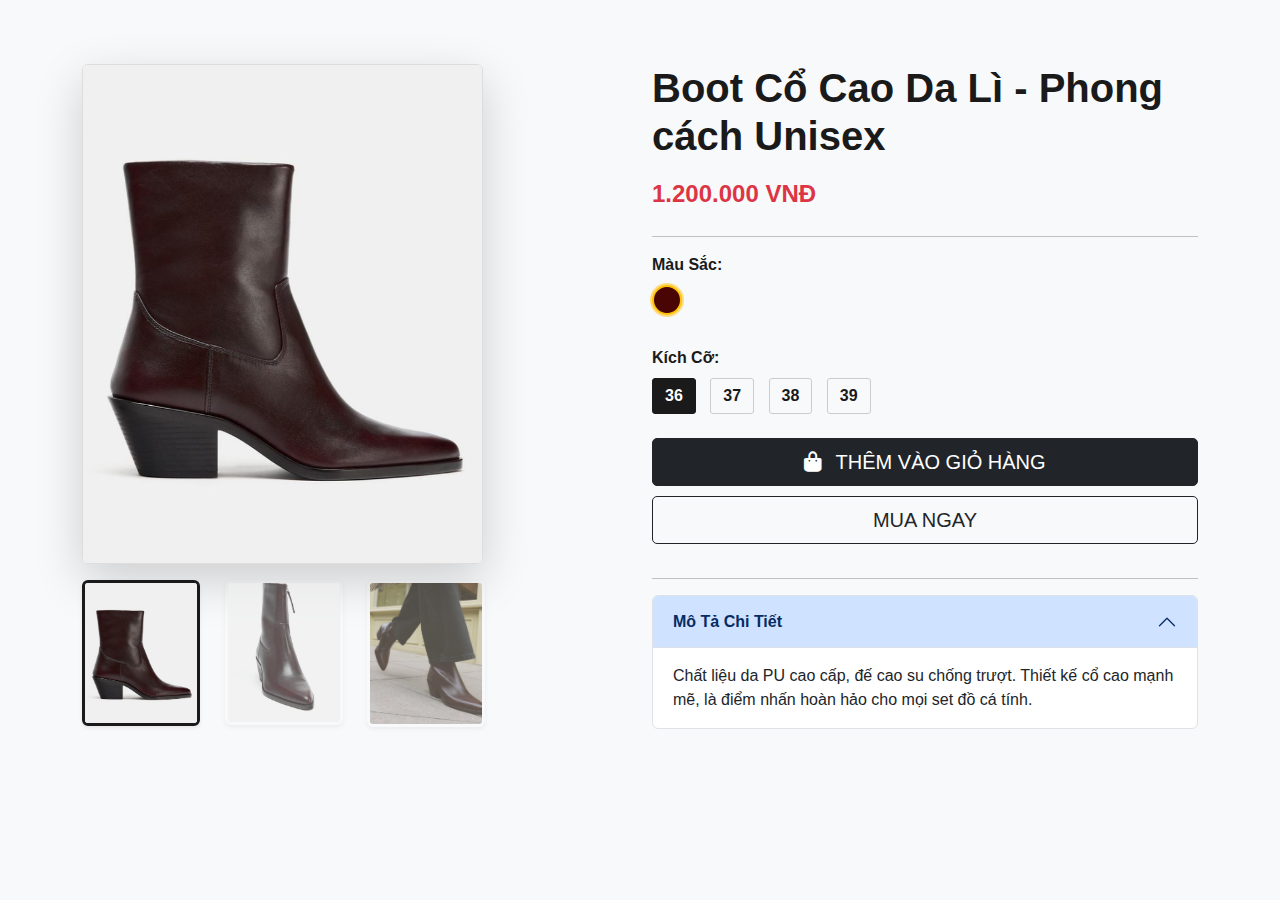
<file: boot-detail.html>
<!DOCTYPE html>
<html lang="vi">
<head>
    <meta charset="UTF-8">
    <meta name="viewport" content="width=device-width, initial-scale=1.0">
    <title>Chi Tiết Sản Phẩm - Boot Cổ Cao Da Lì</title>
    <link href="https://cdn.jsdelivr.net/npm/bootstrap@5.3.3/dist/css/bootstrap.min.css" rel="stylesheet">
    <link rel="stylesheet" href="assets/css/style.css">
    <link rel="stylesheet" href="https://cdnjs.cloudflare.com/ajax/libs/font-awesome/6.5.2/css/all.min.css">
</head>
<body>
    <main class="container my-5 py-3">
        <div class="row">
            <div class="col-lg-6 mb-4">
                <img id="main-product-img" src="assets/images/products/giay2.png" class="img-fluid rounded shadow-lg" alt="Boot Cổ Cao Da Lì">
                <div class="row mt-3 thumbnail-gallery">
                    <div class="col-3">
                        <img src="assets/images/products/giay2.png" class="img-fluid rounded shadow-sm thumbnail active" alt="Thumb 1">
                    </div>
                    <div class="col-3">
                        <img src="assets/images/products/giay2_2.png" class="img-fluid rounded shadow-sm thumbnail" alt="Thumb 2">
                    </div>
                    <div class="col-3">
                        <img src="assets/images/products/giay2_3.png" class="img-fluid rounded shadow-sm thumbnail" alt="Thumb 3">
                    </div>
                </div>
            </div>

            <div class="col-lg-6">
                <h1 class="fw-bold mb-3">Boot Cổ Cao Da Lì - Phong cách Unisex</h1>
                <p class="fs-4 text-danger fw-bold mb-4">1.200.000 VNĐ</p>
                
                <hr>
                
                <div class="mb-4">
                    <label class="form-label fw-bold">Màu Sắc:</label>
                    <div class="color-options">
                        <span class="color-dot active" style="background-color: rgb(73, 4, 4);" data-color="Nâu"></span>
                    </div>
                </div>

                <div class="mb-4">
                    <label class="form-label fw-bold">Kích Cỡ:</label>
                    <div class="size-options">
                        <span class="size-box active" data-size="36">36</span>
                        <span class="size-box" data-size="37">37</span>
                        <span class="size-box" data-size="38">38</span>
                        <span class="size-box" data-size="39">39</span>
                    </div>
                </div>
                
                <button class="btn btn-dark btn-lg me-3 style-button btn-block-custom">
                    <i class="fas fa-shopping-bag me-2"></i> THÊM VÀO GIỎ HÀNG
                </button>
                <button class="btn btn-outline-dark btn-lg style-button btn-block-custom">MUA NGAY</button>
                
                <hr class="mt-4">

                <div class="accordion" id="productAccordion">
                    <div class="accordion-item">
                        <h2 class="accordion-header" id="headingOne">
                            <button class="accordion-button fw-bold" type="button" data-bs-toggle="collapse" data-bs-target="#collapseOne" aria-expanded="true" aria-controls="collapseOne">
                                Mô Tả Chi Tiết
                            </button>
                        </h2>
                        <div id="collapseOne" class="accordion-collapse collapse show" aria-labelledby="headingOne" data-bs-parent="#productAccordion">
                            <div class="accordion-body">
                                Chất liệu da PU cao cấp, đế cao su chống trượt. Thiết kế cổ cao mạnh mẽ, là điểm nhấn hoàn hảo cho mọi set đồ cá tính.
                            </div>
                        </div>
                    </div>
                </div>
            </div>
        </div>
    </main>

    <script src="https://ajax.googleapis.com/ajax/libs/jquery/3.7.1/jquery.min.js"></script>
    <script src="https://cdn.jsdelivr.net/npm/bootstrap@5.3.3/dist/js/bootstrap.bundle.min.js"></script>
    <script src="assets/js/main.js"></script>
</body>
</html>
</file>
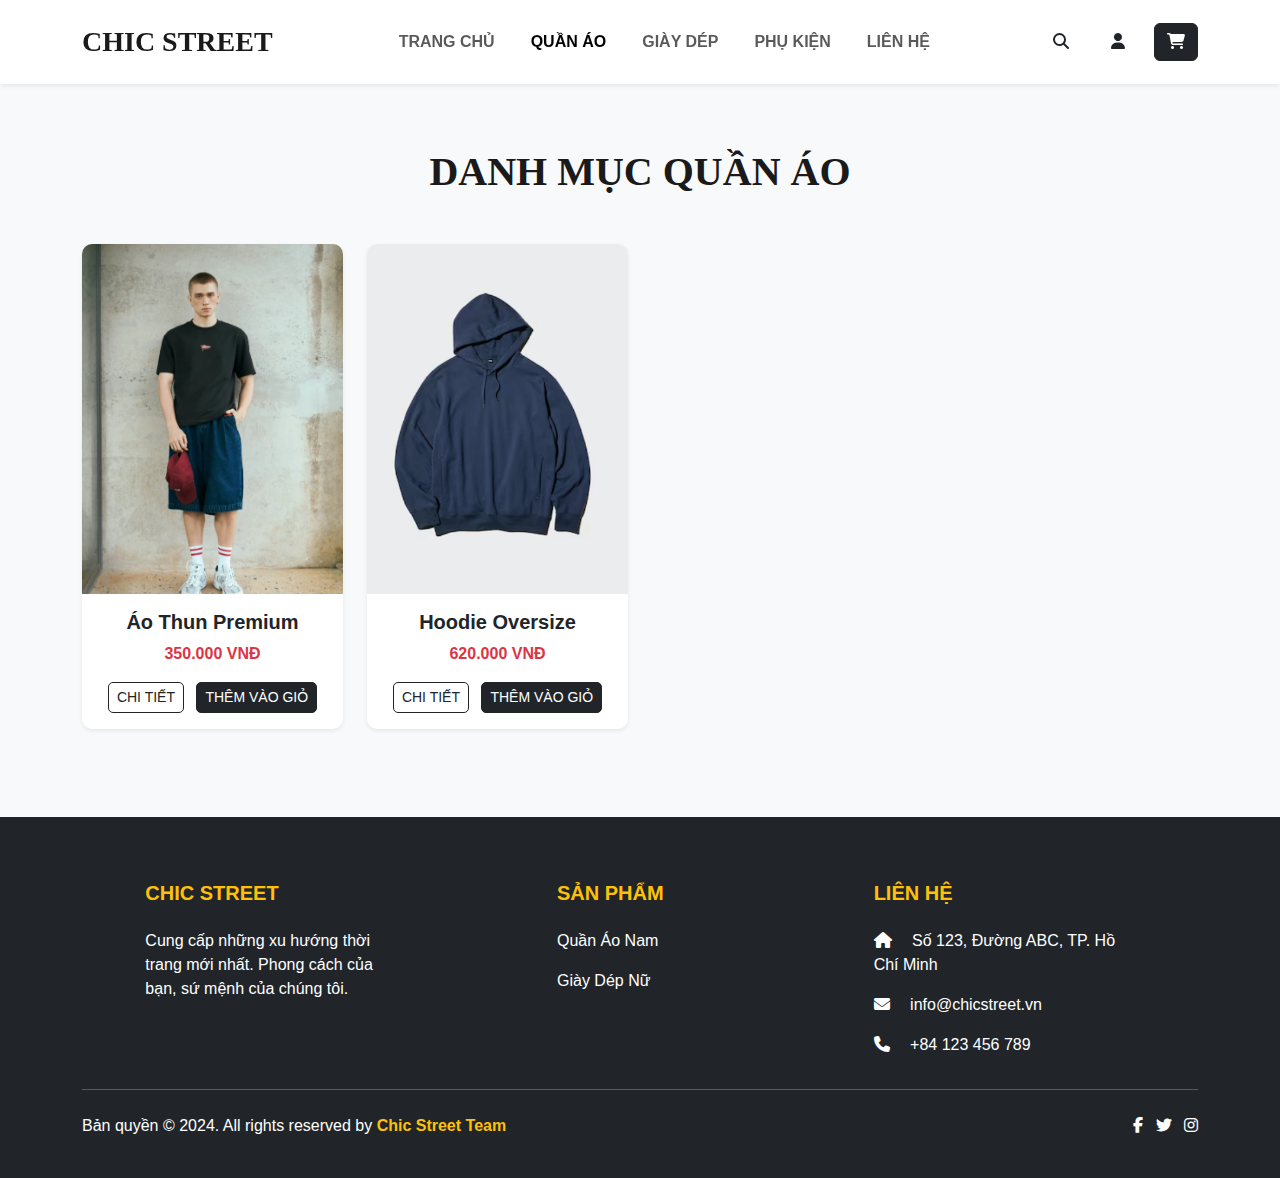
<file: clothing.html>
<!DOCTYPE html>
<html lang="vi">
<head>
    <meta charset="UTF-8">
    <meta name="viewport" content="width=device-width, initial-scale=1.0">
    <title>CHIC STREET - Danh Mục Quần Áo</title>
    <link href="https://cdn.jsdelivr.net/npm/bootstrap@5.3.3/dist/css/bootstrap.min.css" rel="stylesheet">
    <link rel="stylesheet" href="assets/css/style.css">
    <link rel="stylesheet" href="https://cdnjs.cloudflare.com/ajax/libs/font-awesome/6.5.2/css/all.min.css">
</head>
<body>

    <header class="sticky-top">
        <nav class="navbar navbar-expand-lg navbar-light bg-white shadow-sm py-3">
            <div class="container">
                <a class="navbar-brand fw-bold text-dark fs-3" href="index.html">CHIC STREET</a>
                <button class="navbar-toggler" type="button" data-bs-toggle="collapse" data-bs-target="#navbarNav" aria-controls="navbarNav" aria-expanded="false" aria-label="Toggle navigation">
                    <span class="navbar-toggler-icon"></span>
                </button>
                <div class="collapse navbar-collapse" id="navbarNav">
                    <ul class="navbar-nav mx-auto mb-2 mb-lg-0">
                        <li class="nav-item"><a class="nav-link" href="index.html">TRANG CHỦ</a></li>
                        <li class="nav-item"><a class="nav-link active" href="clothing.html">QUẦN ÁO</a></li>
                        <li class="nav-item"><a class="nav-link" href="shoes.html">GIÀY DÉP</a></li>
                        <li class="nav-item"><a class="nav-link" href="accessories.html">PHỤ KIỆN</a></li>
                        <li class="nav-item"><a class="nav-link" href="contact.html">LIÊN HỆ</a></li>
                    </ul>
                    <div class="d-flex align-items-center">
                        <a href="#" class="btn me-3 text-dark" data-bs-toggle="modal" data-bs-target="#searchModal"><i class="fas fa-search"></i></a>
                        <a href="#" class="btn me-3 text-dark" data-bs-toggle="modal" data-bs-target="#loginModal"><i class="fas fa-user"></i></a>
                        <a href="#" class="btn btn-dark position-relative">
                            <i class="fas fa-shopping-cart"></i>
                            </a>
                    </div>
                </div>
            </div>
        </nav>
    </header>

    <main>
        <section class="container my-5 py-3">
            <h2 class="text-center mb-5 fw-bold section-heading">DANH MỤC QUẦN ÁO</h2>
            <div class="row">
                
                <div class="col-lg-3 col-md-6 mb-4">
                    <div class="card h-100 product-card shadow-sm border-0">
                        <a href="product-detail.html"><img src="assets/images/products/ao1.png" class="card-img-top" alt="Áo thun cơ bản"></a>
                        <div class="card-body text-center">
                            <h5 class="card-title fw-semibold">Áo Thun Premium</h5>
                            <p class="card-text text-danger fw-bold">350.000 VNĐ</p>
                            <a href="product-detail.html" class="btn btn-outline-dark btn-sm me-2 style-button">CHI TIẾT</a>
                            <button class="btn btn-dark btn-sm style-button">THÊM VÀO GIỎ</button>
                        </div>
                    </div>
                </div>

                <div class="col-lg-3 col-md-6 mb-4">
                    <div class="card h-100 product-card shadow-sm border-0">
                        <a href="hoodie-detail.html"><img src="assets/images/products/ao2.png" class="card-img-top" alt="Áo hoodie"></a>
                        <div class="card-body text-center">
                            <h5 class="card-title fw-semibold">Hoodie Oversize</h5>
                            <p class="card-text text-danger fw-bold">620.000 VNĐ</p>
                            <a href="hoodie-detail.html" class="btn btn-outline-dark btn-sm me-2 style-button">CHI TIẾT</a>
                            <button class="btn btn-dark btn-sm style-button">THÊM VÀO GIỎ</button>
                        </div>
                    </div>
                </div>
                
                </div>
        </section>
    </main>
    
    <div class="modal fade" id="loginModal" tabindex="-1" aria-labelledby="loginModalLabel" aria-hidden="true">
      <div class="modal-dialog">
        <div class="modal-content">
          <div class="modal-header bg-dark text-white">
            <h5 class="modal-title" id="loginModalLabel">ĐĂNG NHẬP CHIC STREET</h5>
            <button type="button" class="btn-close btn-close-white" data-bs-dismiss="modal" aria-label="Close"></button>
          </div>
          <div class="modal-body">
            <form>
              <div class="mb-3">
                <label for="email" class="form-label">Email</label>
                <input type="email" class="form-control" id="email" required>
              </div>
              <div class="mb-3">
                <label for="password" class="form-label">Mật khẩu</label>
                <input type="password" class="form-control" id="password" required>
              </div>
              <button type="submit" class="btn btn-dark w-100 style-button">Đăng nhập</button>
            </form>
          </div>
          <div class="modal-footer justify-content-center">
            <p>Chưa có tài khoản? <a href="#">Đăng ký ngay</a></p>
          </div>
        </div>
      </div>
    </div>
    
    <div class="modal fade" id="searchModal" tabindex="-1" aria-labelledby="searchModalLabel" aria-hidden="true">
      <div class="modal-dialog">
        <div class="modal-content">
          <div class="modal-header bg-dark text-white">
            <h5 class="modal-title" id="searchModalLabel">TÌM KIẾM SẢN PHẨM</h5>
            <button type="button" class="btn-close btn-close-white" data-bs-dismiss="modal" aria-label="Close"></button>
          </div>
          <div class="modal-body">
            <input type="text" class="form-control form-control-lg" placeholder="Nhập tên sản phẩm, mã, hoặc từ khóa...">
          </div>
          <div class="modal-footer">
            <button type="button" class="btn btn-dark style-button w-100">Tìm kiếm</button>
          </div>
        </div>
      </div>
    </div>

    <footer class="bg-dark text-white pt-5 pb-4">
        <div class="container text-center text-md-start">
            <div class="row text-center text-md-start">
                <div class="col-md-3 col-lg-3 col-xl-3 mx-auto mt-3">
                    <h5 class="text-uppercase mb-4 fw-bold text-warning">CHIC STREET</h5>
                    <p>Cung cấp những xu hướng thời trang mới nhất. Phong cách của bạn, sứ mệnh của chúng tôi.</p>
                </div>
                <div class="col-md-2 col-lg-2 col-xl-2 mx-auto mt-3">
                    <h5 class="text-uppercase mb-4 fw-bold text-warning">SẢN PHẨM</h5>
                    <p><a href="clothing.html" class="text-white footer-link" style="text-decoration: none;">Quần Áo Nam</a></p>
                    <p><a href="shoes.html" class="text-white footer-link" style="text-decoration: none;">Giày Dép Nữ</a></p>
                </div>
                <div class="col-md-4 col-lg-3 col-xl-3 mx-auto mt-3">
                    <h5 class="text-uppercase mb-4 fw-bold text-warning">LIÊN HỆ</h5>
                    <p><i class="fas fa-home me-3"></i> Số 123, Đường ABC, TP. Hồ Chí Minh</p>
                    <p><i class="fas fa-envelope me-3"></i> info@chicstreet.vn</p>
                    <p><i class="fas fa-phone me-3"></i> +84 123 456 789</p>
                </div>
            </div>
            <hr class="mb-4">
            <div class="row align-items-center">
                <div class="col-md-7 col-lg-8">
                    <p>Bản quyền © 2024. All rights reserved by 
                        <a href="#"><strong class="text-warning">Chic Street Team</strong></a>
                    </p>
                </div>
                <div class="col-md-5 col-lg-4">
                    <div class="text-center text-md-end">
                        <ul class="list-unstyled list-inline social-icons">
                            <li class="list-inline-item"><a href="#" class="btn-floating btn-sm text-white"><i class="fab fa-facebook-f"></i></a></li>
                            <li class="list-inline-item"><a href="#" class="btn-floating btn-sm text-white"><i class="fab fa-twitter"></i></a></li>
                            <li class="list-inline-item"><a href="#" class="btn-floating btn-sm text-white"><i class="fab fa fa-instagram"></i></a></li>
                        </ul>
                    </div>
                </div>
            </div>
        </div>
    </footer>

    <script src="https://ajax.googleapis.com/ajax/libs/jquery/3.7.1/jquery.min.js"></script>
    <script src="https://cdn.jsdelivr.net/npm/bootstrap@5.3.3/dist/js/bootstrap.bundle.min.js"></script>
    <script src="assets/js/main.js"></script>
</body>
</html>
</file>
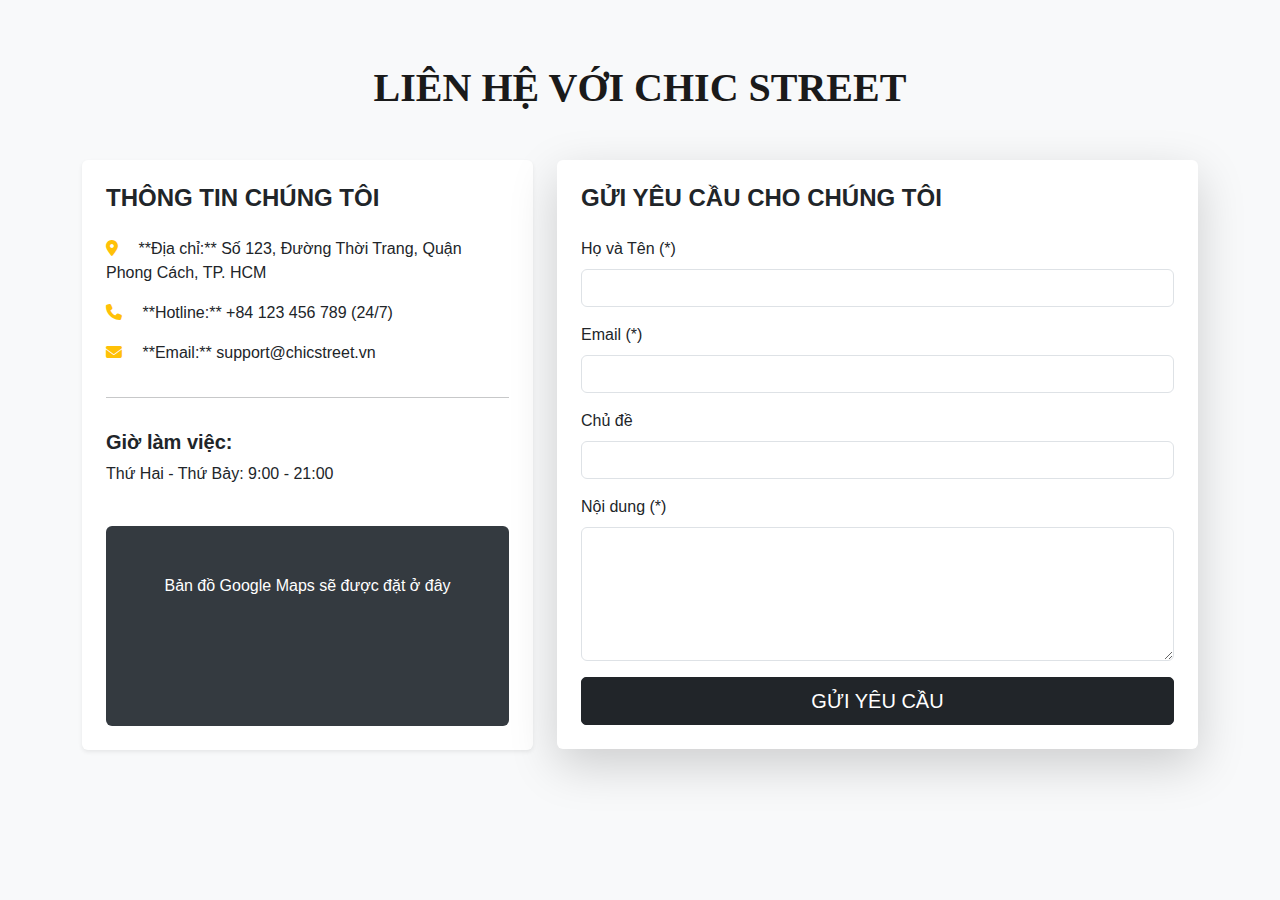
<file: contact.html>
<!DOCTYPE html>
<html lang="vi">
<head>
    <meta charset="UTF-8">
    <meta name="viewport" content="width=device-width, initial-scale=1.0">
    <title>Liên Hệ - CHIC STREET</title>
    <link href="https://cdn.jsdelivr.net/npm/bootstrap@5.3.3/dist/css/bootstrap.min.css" rel="stylesheet">
    <link rel="stylesheet" href="assets/css/style.css">
    <link rel="stylesheet" href="https://cdnjs.cloudflare.com/ajax/libs/font-awesome/6.5.2/css/all.min.css">
</head>
<body>
    <main class="container my-5 py-3">
        <h1 class="text-center fw-bold mb-5 section-heading">LIÊN HỆ VỚI CHIC STREET</h1>
        
        <div class="row">
            <div class="col-lg-5 mb-4">
                <div class="card p-4 shadow-sm h-100 border-0">
                    <h4 class="fw-bold mb-4 text-dark">THÔNG TIN CHÚNG TÔI</h4>
                    <p class="fs-6"><i class="fas fa-map-marker-alt me-3 text-warning"></i> **Địa chỉ:** Số 123, Đường Thời Trang, Quận Phong Cách, TP. HCM</p>
                    <p class="fs-6"><i class="fas fa-phone me-3 text-warning"></i> **Hotline:** +84 123 456 789 (24/7)</p>
                    <p class="fs-6"><i class="fas fa-envelope me-3 text-warning"></i> **Email:** support@chicstreet.vn</p>
                    <hr>
                    <h5 class="fw-bold mt-3">Giờ làm việc:</h5>
                    <p>Thứ Hai - Thứ Bảy: 9:00 - 21:00</p>
                    
                    <div class="mt-4 map-placeholder rounded">
                        <p class="text-center text-white pt-5">Bản đồ Google Maps sẽ được đặt ở đây</p>
                    </div>
                </div>
            </div>
            
            <div class="col-lg-7 mb-4">
                <div class="card p-4 shadow-lg border-0">
                    <h4 class="fw-bold mb-4 text-dark">GỬI YÊU CẦU CHO CHÚNG TÔI</h4>
                    <form id="contact-form">
                        <div class="mb-3">
                            <label for="name" class="form-label">Họ và Tên (*)</label>
                            <input type="text" class="form-control" id="name" required>
                        </div>
                        <div class="mb-3">
                            <label for="email" class="form-label">Email (*)</label>
                            <input type="email" class="form-control" id="email" required>
                        </div>
                        <div class="mb-3">
                            <label for="subject" class="form-label">Chủ đề</label>
                            <input type="text" class="form-control" id="subject">
                        </div>
                        <div class="mb-3">
                            <label for="message" class="form-label">Nội dung (*)</label>
                            <textarea class="form-control" id="message" rows="5" required></textarea>
                        </div>
                        <button type="submit" class="btn btn-dark btn-lg w-100 style-button">GỬI YÊU CẦU</button>
                    </form>
                </div>
            </div>
        </div>
    </main>

    <script src="https://ajax.googleapis.com/ajax/libs/jquery/3.7.1/jquery.min.js"></script>
    <script src="https://cdn.jsdelivr.net/npm/bootstrap@5.3.3/dist/js/bootstrap.bundle.min.js"></script>
    <script src="assets/js/main.js"></script>
</body>
</html>
</file>
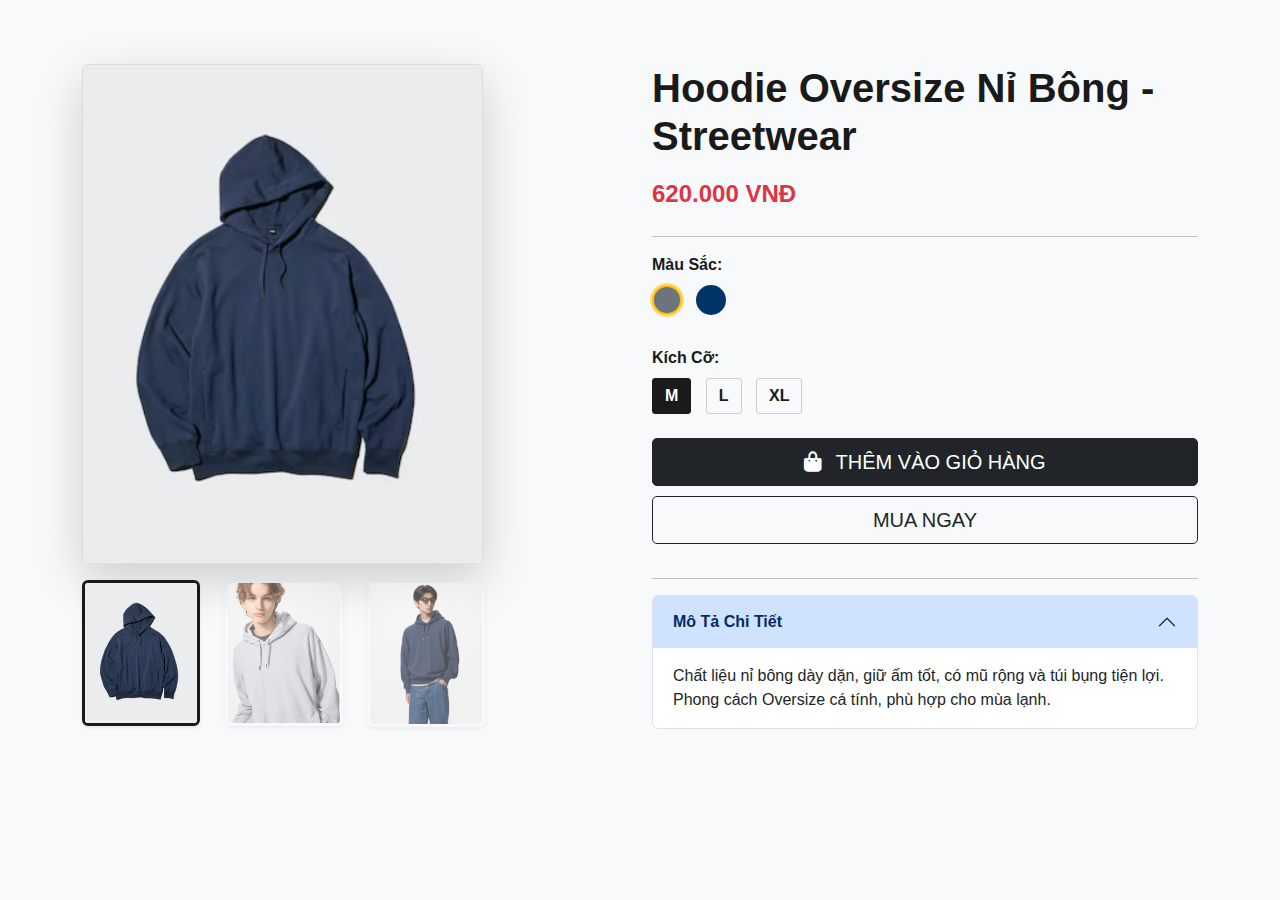
<file: hoodie-detail.html>
<!DOCTYPE html>
<html lang="vi">
<head>
    <meta charset="UTF-8">
    <meta name="viewport" content="width=device-width, initial-scale=1.0">
    <title>Chi Tiết Sản Phẩm - Hoodie Oversize</title>
    <link href="https://cdn.jsdelivr.net/npm/bootstrap@5.3.3/dist/css/bootstrap.min.css" rel="stylesheet">
    <link rel="stylesheet" href="assets/css/style.css">
    <link rel="stylesheet" href="https://cdnjs.cloudflare.com/ajax/libs/font-awesome/6.5.2/css/all.min.css">
</head>
<body>
    <main class="container my-5 py-3">
        <div class="row">
            <div class="col-lg-6 mb-4">
                <img id="main-product-img" src="assets/images/products/ao2.png" class="img-fluid rounded shadow-lg" alt="Hoodie Oversize">
                <div class="row mt-3 thumbnail-gallery">
                    <div class="col-3">
                        <img src="assets/images/products/ao2.png" class="img-fluid rounded shadow-sm thumbnail active" alt="Thumb 1">
                    </div>
                    <div class="col-3">
                        <img src="assets/images/products/ao2_1.png" class="img-fluid rounded shadow-sm thumbnail" alt="Thumb 2">
                    </div>
                    <div class="col-3">
                        <img src="assets/images/products/ao2_2.png" class="img-fluid rounded shadow-sm thumbnail" alt="Thumb 3">
                    </div>
                </div>
            </div>

            <div class="col-lg-6">
                <h1 class="fw-bold mb-3">Hoodie Oversize Nỉ Bông - Streetwear</h1>
                <p class="fs-4 text-danger fw-bold mb-4">620.000 VNĐ</p>
                
                <hr>
                
                <div class="mb-4">
                    <label class="form-label fw-bold">Màu Sắc:</label>
                    <div class="color-options">
                        <span class="color-dot active" style="background-color: #6c757d;" data-color="Xám"></span>
                        <span class="color-dot" style="background-color: #003366;" data-color="Xanh Đậm"></span>
                    </div>
                </div>

                <div class="mb-4">
                    <label class="form-label fw-bold">Kích Cỡ:</label>
                    <div class="size-options">
                        <span class="size-box active" data-size="M">M</span>
                        <span class="size-box" data-size="L">L</span>
                        <span class="size-box" data-size="XL">XL</span>
                    </div>
                </div>

                <button class="btn btn-dark btn-lg me-3 style-button btn-block-custom">
                    <i class="fas fa-shopping-bag me-2"></i> THÊM VÀO GIỎ HÀNG
                </button>
                <button class="btn btn-outline-dark btn-lg style-button btn-block-custom">MUA NGAY</button>
                
                <hr class="mt-4">

                <div class="accordion" id="productAccordion">
                    <div class="accordion-item">
                        <h2 class="accordion-header" id="headingOne">
                            <button class="accordion-button fw-bold" type="button" data-bs-toggle="collapse" data-bs-target="#collapseOne" aria-expanded="true" aria-controls="collapseOne">
                                Mô Tả Chi Tiết
                            </button>
                        </h2>
                        <div id="collapseOne" class="accordion-collapse collapse show" aria-labelledby="headingOne" data-bs-parent="#productAccordion">
                            <div class="accordion-body">
                                Chất liệu nỉ bông dày dặn, giữ ấm tốt, có mũ rộng và túi bụng tiện lợi. Phong cách Oversize cá tính, phù hợp cho mùa lạnh.
                            </div>
                        </div>
                    </div>
                </div>
            </div>
        </div>
    </main>

    <script src="https://ajax.googleapis.com/ajax/libs/jquery/3.7.1/jquery.min.js"></script>
    <script src="https://cdn.jsdelivr.net/npm/bootstrap@5.3.3/dist/js/bootstrap.bundle.min.js"></script>
    <script src="assets/js/main.js"></script>
</body>
</html>
</file>
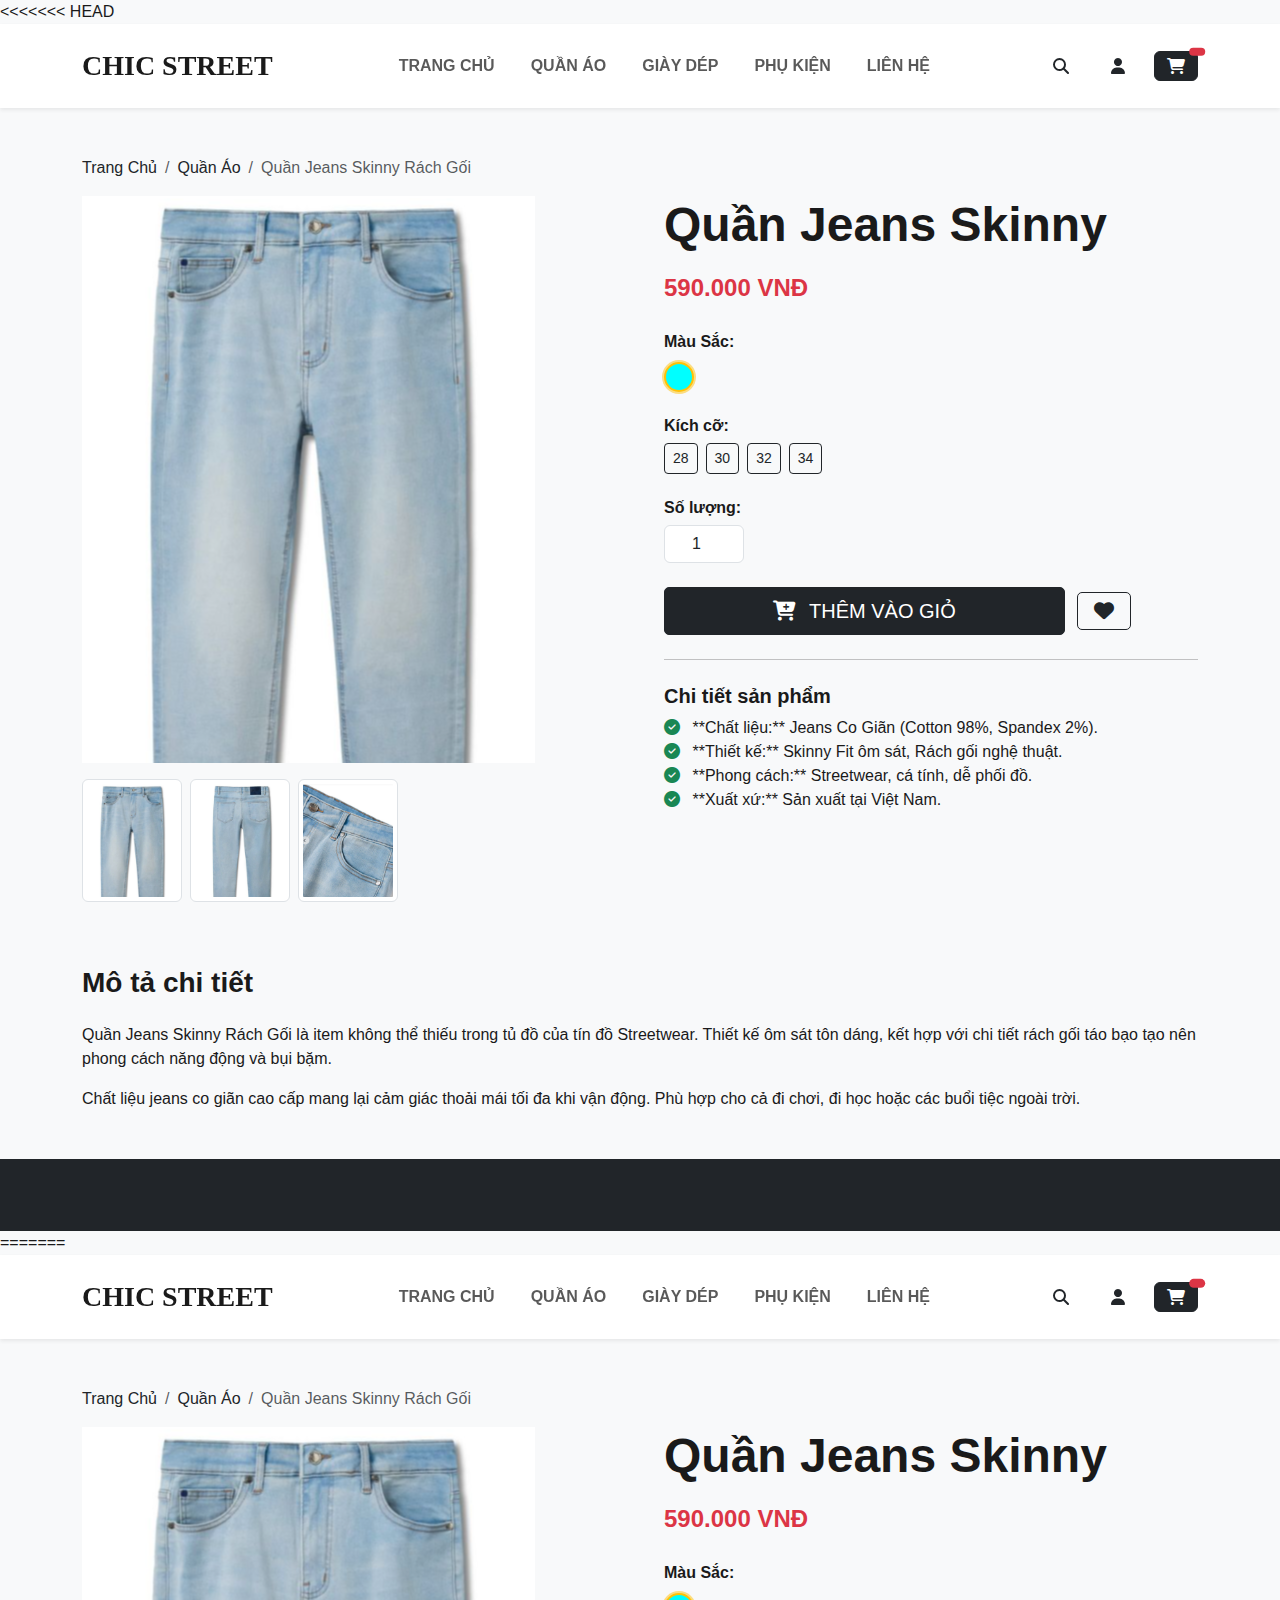
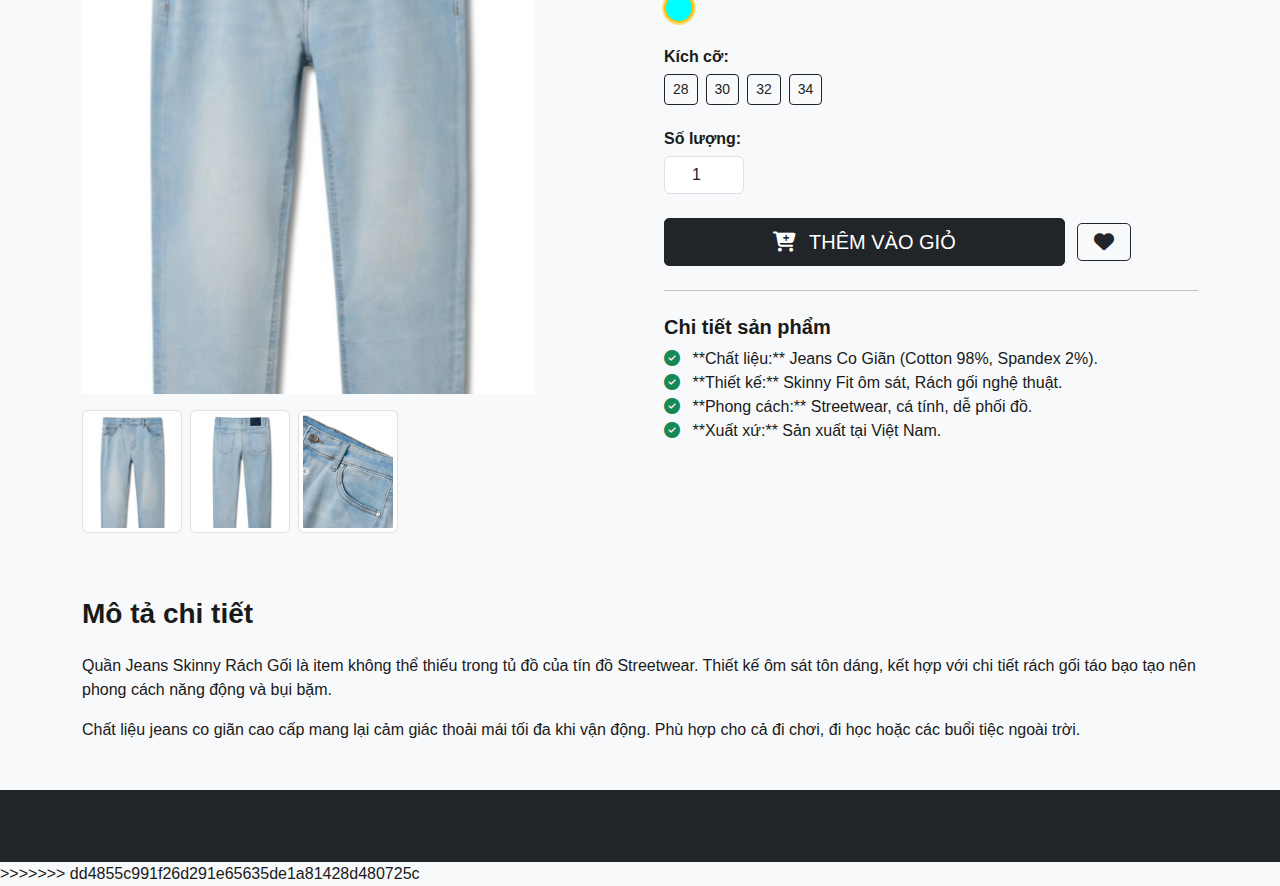
<file: jeans-skinny-detail.html>
<<<<<<< HEAD
<!DOCTYPE html>
<html lang="vi">
<head>
    <meta charset="UTF-8">
    <meta name="viewport" content="width=device-width, initial-scale=1.0">
    <title>Quần Jeans Skinny Rách Gối - CHIC STREET</title>
    <link href="https://cdn.jsdelivr.net/npm/bootstrap@5.3.3/dist/css/bootstrap.min.css" rel="stylesheet">
    <link rel="stylesheet" href="assets/css/style.css">
    <link rel="stylesheet" href="https://cdnjs.cloudflare.com/ajax/libs/font-awesome/6.5.2/css/all.min.css">
</head>
<body>

    <header class="sticky-top">
        <nav class="navbar navbar-expand-lg navbar-light bg-white shadow-sm py-3">
            <div class="container">
                <a class="navbar-brand fw-bold text-dark fs-3" href="index.html">CHIC STREET</a>
                <button class="navbar-toggler" type="button" data-bs-toggle="collapse" data-bs-target="#navbarNav" aria-controls="navbarNav" aria-expanded="false" aria-label="Toggle navigation">
                    <span class="navbar-toggler-icon"></span>
                </button>
                <div class="collapse navbar-collapse" id="navbarNav">
                    <ul class="navbar-nav mx-auto mb-2 mb-lg-0">
                        <li class="nav-item"><a class="nav-link" href="index.html">TRANG CHỦ</a></li>
                        <li class="nav-item"><a class="nav-link" href="#">QUẦN ÁO</a></li>
                        <li class="nav-item"><a class="nav-link" href="#">GIÀY DÉP</a></li>
                        <li class="nav-item"><a class="nav-link" href="#">PHỤ KIỆN</a></li>
                        <li class="nav-item"><a class="nav-link" href="contact.html">LIÊN HỆ</a></li>
                    </ul>
                    <div class="d-flex align-items-center">
                        <a href="#" class="btn me-3 text-dark" data-bs-toggle="modal" data-bs-target="#searchModal"><i class="fas fa-search"></i></a>
                        <a href="#" class="btn me-3 text-dark" data-bs-toggle="modal" data-bs-target="#loginModal"><i class="fas fa-user"></i></a>
                        <a href="#" class="btn btn-dark position-relative" id="cart-icon">
                            <i class="fas fa-shopping-cart"></i>
                            <span class="position-absolute top-0 start-100 translate-middle badge rounded-pill bg-danger cart-count">
                                </span>
                        </a>
                    </div>
                </div>
            </div>
        </nav>
    </header>

    <main class="container my-5">
        <nav aria-label="breadcrumb">
            <ol class="breadcrumb">
                <li class="breadcrumb-item"><a href="index.html" class="text-decoration-none text-dark">Trang Chủ</a></li>
                <li class="breadcrumb-item"><a href="#" class="text-decoration-none text-dark">Quần Áo</a></li>
                <li class="breadcrumb-item active" aria-current="page">Quần Jeans Skinny Rách Gối</li>
            </ol>
        </nav>

        <div class="row gx-5">
            <div class="col-lg-6">
                <div class="product-images">
                    <img src="assets/images/products/quan1.png" class="img-fluid mb-3 main-product-image" alt="Quần Jeans Skinny">
                    <div class="d-flex thumbnail-list">
                        <img src="assets/images/products/quan1.png" class="img-thumbnail me-2 active-thumb" alt="View 1" width="100">
                        <img src="assets/images/products/quan1_2.png" class="img-thumbnail me-2" alt="View 2" width="100">
                        <img src="assets/images/products/quan1_3.png" class="img-thumbnail me-2" alt="View 3" width="100">
                    </div>
                </div>
            </div>

            <div class="col-lg-6">
                <h1 class="display-5 fw-bold mb-3">Quần Jeans Skinny</h1>
                <p class="fs-4 text-danger fw-bold mb-4">590.000 VNĐ</p>
                
                <div class="mb-4">
                    <label class="form-label fw-bold">Màu Sắc:</label>
                    <div class="color-options">
                        <span class="color-dot active" style="background-color: cyan;" data-color="Xanh Dương"></span>
                
                    </div>
                </div>

                <h6 class="fw-bold">Kích cỡ:</h6>
                <div class="d-flex mb-4 size-options">
                    <button class="btn btn-outline-dark btn-sm me-2 active-size">28</button>
                    <button class="btn btn-outline-dark btn-sm me-2">30</button>
                    <button class="btn btn-outline-dark btn-sm me-2">32</button>
                    <button class="btn btn-outline-dark btn-sm me-2">34</button>
                </div>

                <h6 class="fw-bold">Số lượng:</h6>
                <div class="d-flex align-items-center mb-4">
                    <input type="number" id="quantity" value="1" min="1" class="form-control text-center" style="width: 80px;">
                </div>

                <button id="add-to-cart-detail" class="btn btn-dark btn-lg w-75 me-2 style-button"><i class="fas fa-cart-plus me-2"></i> THÊM VÀO GIỎ</button>
                <button class="btn btn-outline-dark btn-lg style-button"><i class="fas fa-heart"></i></button>

                <hr class="my-4">

                <h5 class="fw-bold">Chi tiết sản phẩm</h5>
                <ul class="list-unstyled product-info-list">
                    <li><i class="fas fa-check-circle me-2 text-success"></i> **Chất liệu:** Jeans Co Giãn (Cotton 98%, Spandex 2%).</li>
                    <li><i class="fas fa-check-circle me-2 text-success"></i> **Thiết kế:** Skinny Fit ôm sát, Rách gối nghệ thuật.</li>
                    <li><i class="fas fa-check-circle me-2 text-success"></i> **Phong cách:** Streetwear, cá tính, dễ phối đồ.</li>
                    <li><i class="fas fa-check-circle me-2 text-success"></i> **Xuất xứ:** Sản xuất tại Việt Nam.</li>
                </ul>

            </div>
        </div>

        <section class="mt-5 pt-3">
            <h3 class="fw-bold mb-4">Mô tả chi tiết</h3>
            <p>Quần Jeans Skinny Rách Gối là item không thể thiếu trong tủ đồ của tín đồ Streetwear. Thiết kế ôm sát tôn dáng, kết hợp với chi tiết rách gối táo bạo tạo nên phong cách năng động và bụi bặm.</p>
            <p>Chất liệu jeans co giãn cao cấp mang lại cảm giác thoải mái tối đa khi vận động. Phù hợp cho cả đi chơi, đi học hoặc các buổi tiệc ngoài trời.</p>
        </section>
    </main>

    <footer class="bg-dark text-white pt-5 pb-4">
        </footer>

    <script src="https://ajax.googleapis.com/ajax/libs/jquery/3.7.1/jquery.min.js"></script>
    <script src="https://cdn.jsdelivr.net/npm/bootstrap@5.3.3/dist/js/bootstrap.bundle.min.js"></script>
    <script src="assets/js/main.js"></script>
    
    <script>
        $(document).ready(function() {
            // Logic đổi ảnh thumbnail
            $('.thumbnail-list img').on('click', function() {
                $('.thumbnail-list img').removeClass('active-thumb');
                $(this).addClass('active-thumb');
                
                const newSrc = $(this).attr('src');
                $('.main-product-image').attr('src', newSrc);
            });
            
            // Logic chọn size và màu
            $('.size-options button').on('click', function() {
                $('.size-options button').removeClass('active-size');
                $(this).addClass('active-size');
            });

            // (Bạn sẽ cần logic cho nút "THÊM VÀO GIỎ" chi tiết ở bước sau)
        });
    </script>
</body>
=======
<!DOCTYPE html>
<html lang="vi">
<head>
    <meta charset="UTF-8">
    <meta name="viewport" content="width=device-width, initial-scale=1.0">
    <title>Quần Jeans Skinny Rách Gối - CHIC STREET</title>
    <link href="https://cdn.jsdelivr.net/npm/bootstrap@5.3.3/dist/css/bootstrap.min.css" rel="stylesheet">
    <link rel="stylesheet" href="assets/css/style.css">
    <link rel="stylesheet" href="https://cdnjs.cloudflare.com/ajax/libs/font-awesome/6.5.2/css/all.min.css">
</head>
<body>

    <header class="sticky-top">
        <nav class="navbar navbar-expand-lg navbar-light bg-white shadow-sm py-3">
            <div class="container">
                <a class="navbar-brand fw-bold text-dark fs-3" href="index.html">CHIC STREET</a>
                <button class="navbar-toggler" type="button" data-bs-toggle="collapse" data-bs-target="#navbarNav" aria-controls="navbarNav" aria-expanded="false" aria-label="Toggle navigation">
                    <span class="navbar-toggler-icon"></span>
                </button>
                <div class="collapse navbar-collapse" id="navbarNav">
                    <ul class="navbar-nav mx-auto mb-2 mb-lg-0">
                        <li class="nav-item"><a class="nav-link" href="index.html">TRANG CHỦ</a></li>
                        <li class="nav-item"><a class="nav-link" href="#">QUẦN ÁO</a></li>
                        <li class="nav-item"><a class="nav-link" href="#">GIÀY DÉP</a></li>
                        <li class="nav-item"><a class="nav-link" href="#">PHỤ KIỆN</a></li>
                        <li class="nav-item"><a class="nav-link" href="contact.html">LIÊN HỆ</a></li>
                    </ul>
                    <div class="d-flex align-items-center">
                        <a href="#" class="btn me-3 text-dark" data-bs-toggle="modal" data-bs-target="#searchModal"><i class="fas fa-search"></i></a>
                        <a href="#" class="btn me-3 text-dark" data-bs-toggle="modal" data-bs-target="#loginModal"><i class="fas fa-user"></i></a>
                        <a href="#" class="btn btn-dark position-relative" id="cart-icon">
                            <i class="fas fa-shopping-cart"></i>
                            <span class="position-absolute top-0 start-100 translate-middle badge rounded-pill bg-danger cart-count">
                                </span>
                        </a>
                    </div>
                </div>
            </div>
        </nav>
    </header>

    <main class="container my-5">
        <nav aria-label="breadcrumb">
            <ol class="breadcrumb">
                <li class="breadcrumb-item"><a href="index.html" class="text-decoration-none text-dark">Trang Chủ</a></li>
                <li class="breadcrumb-item"><a href="#" class="text-decoration-none text-dark">Quần Áo</a></li>
                <li class="breadcrumb-item active" aria-current="page">Quần Jeans Skinny Rách Gối</li>
            </ol>
        </nav>

        <div class="row gx-5">
            <div class="col-lg-6">
                <div class="product-images">
                    <img src="assets/images/products/quan1.png" class="img-fluid mb-3 main-product-image" alt="Quần Jeans Skinny">
                    <div class="d-flex thumbnail-list">
                        <img src="assets/images/products/quan1.png" class="img-thumbnail me-2 active-thumb" alt="View 1" width="100">
                        <img src="assets/images/products/quan1_2.png" class="img-thumbnail me-2" alt="View 2" width="100">
                        <img src="assets/images/products/quan1_3.png" class="img-thumbnail me-2" alt="View 3" width="100">
                    </div>
                </div>
            </div>

            <div class="col-lg-6">
                <h1 class="display-5 fw-bold mb-3">Quần Jeans Skinny</h1>
                <p class="fs-4 text-danger fw-bold mb-4">590.000 VNĐ</p>
                
                <div class="mb-4">
                    <label class="form-label fw-bold">Màu Sắc:</label>
                    <div class="color-options">
                        <span class="color-dot active" style="background-color: cyan;" data-color="Xanh Dương"></span>
                
                    </div>
                </div>

                <h6 class="fw-bold">Kích cỡ:</h6>
                <div class="d-flex mb-4 size-options">
                    <button class="btn btn-outline-dark btn-sm me-2 active-size">28</button>
                    <button class="btn btn-outline-dark btn-sm me-2">30</button>
                    <button class="btn btn-outline-dark btn-sm me-2">32</button>
                    <button class="btn btn-outline-dark btn-sm me-2">34</button>
                </div>

                <h6 class="fw-bold">Số lượng:</h6>
                <div class="d-flex align-items-center mb-4">
                    <input type="number" id="quantity" value="1" min="1" class="form-control text-center" style="width: 80px;">
                </div>

                <button id="add-to-cart-detail" class="btn btn-dark btn-lg w-75 me-2 style-button"><i class="fas fa-cart-plus me-2"></i> THÊM VÀO GIỎ</button>
                <button class="btn btn-outline-dark btn-lg style-button"><i class="fas fa-heart"></i></button>

                <hr class="my-4">

                <h5 class="fw-bold">Chi tiết sản phẩm</h5>
                <ul class="list-unstyled product-info-list">
                    <li><i class="fas fa-check-circle me-2 text-success"></i> **Chất liệu:** Jeans Co Giãn (Cotton 98%, Spandex 2%).</li>
                    <li><i class="fas fa-check-circle me-2 text-success"></i> **Thiết kế:** Skinny Fit ôm sát, Rách gối nghệ thuật.</li>
                    <li><i class="fas fa-check-circle me-2 text-success"></i> **Phong cách:** Streetwear, cá tính, dễ phối đồ.</li>
                    <li><i class="fas fa-check-circle me-2 text-success"></i> **Xuất xứ:** Sản xuất tại Việt Nam.</li>
                </ul>

            </div>
        </div>

        <section class="mt-5 pt-3">
            <h3 class="fw-bold mb-4">Mô tả chi tiết</h3>
            <p>Quần Jeans Skinny Rách Gối là item không thể thiếu trong tủ đồ của tín đồ Streetwear. Thiết kế ôm sát tôn dáng, kết hợp với chi tiết rách gối táo bạo tạo nên phong cách năng động và bụi bặm.</p>
            <p>Chất liệu jeans co giãn cao cấp mang lại cảm giác thoải mái tối đa khi vận động. Phù hợp cho cả đi chơi, đi học hoặc các buổi tiệc ngoài trời.</p>
        </section>
    </main>

    <footer class="bg-dark text-white pt-5 pb-4">
        </footer>

    <script src="https://ajax.googleapis.com/ajax/libs/jquery/3.7.1/jquery.min.js"></script>
    <script src="https://cdn.jsdelivr.net/npm/bootstrap@5.3.3/dist/js/bootstrap.bundle.min.js"></script>
    <script src="assets/js/main.js"></script>
    
    <script>
        $(document).ready(function() {
            // Logic đổi ảnh thumbnail
            $('.thumbnail-list img').on('click', function() {
                $('.thumbnail-list img').removeClass('active-thumb');
                $(this).addClass('active-thumb');
                
                const newSrc = $(this).attr('src');
                $('.main-product-image').attr('src', newSrc);
            });
            
            // Logic chọn size và màu
            $('.size-options button').on('click', function() {
                $('.size-options button').removeClass('active-size');
                $(this).addClass('active-size');
            });

            // (Bạn sẽ cần logic cho nút "THÊM VÀO GIỎ" chi tiết ở bước sau)
        });
    </script>
</body>
>>>>>>> dd4855c991f26d291e65635de1a81428d480725c
</html>
</file>
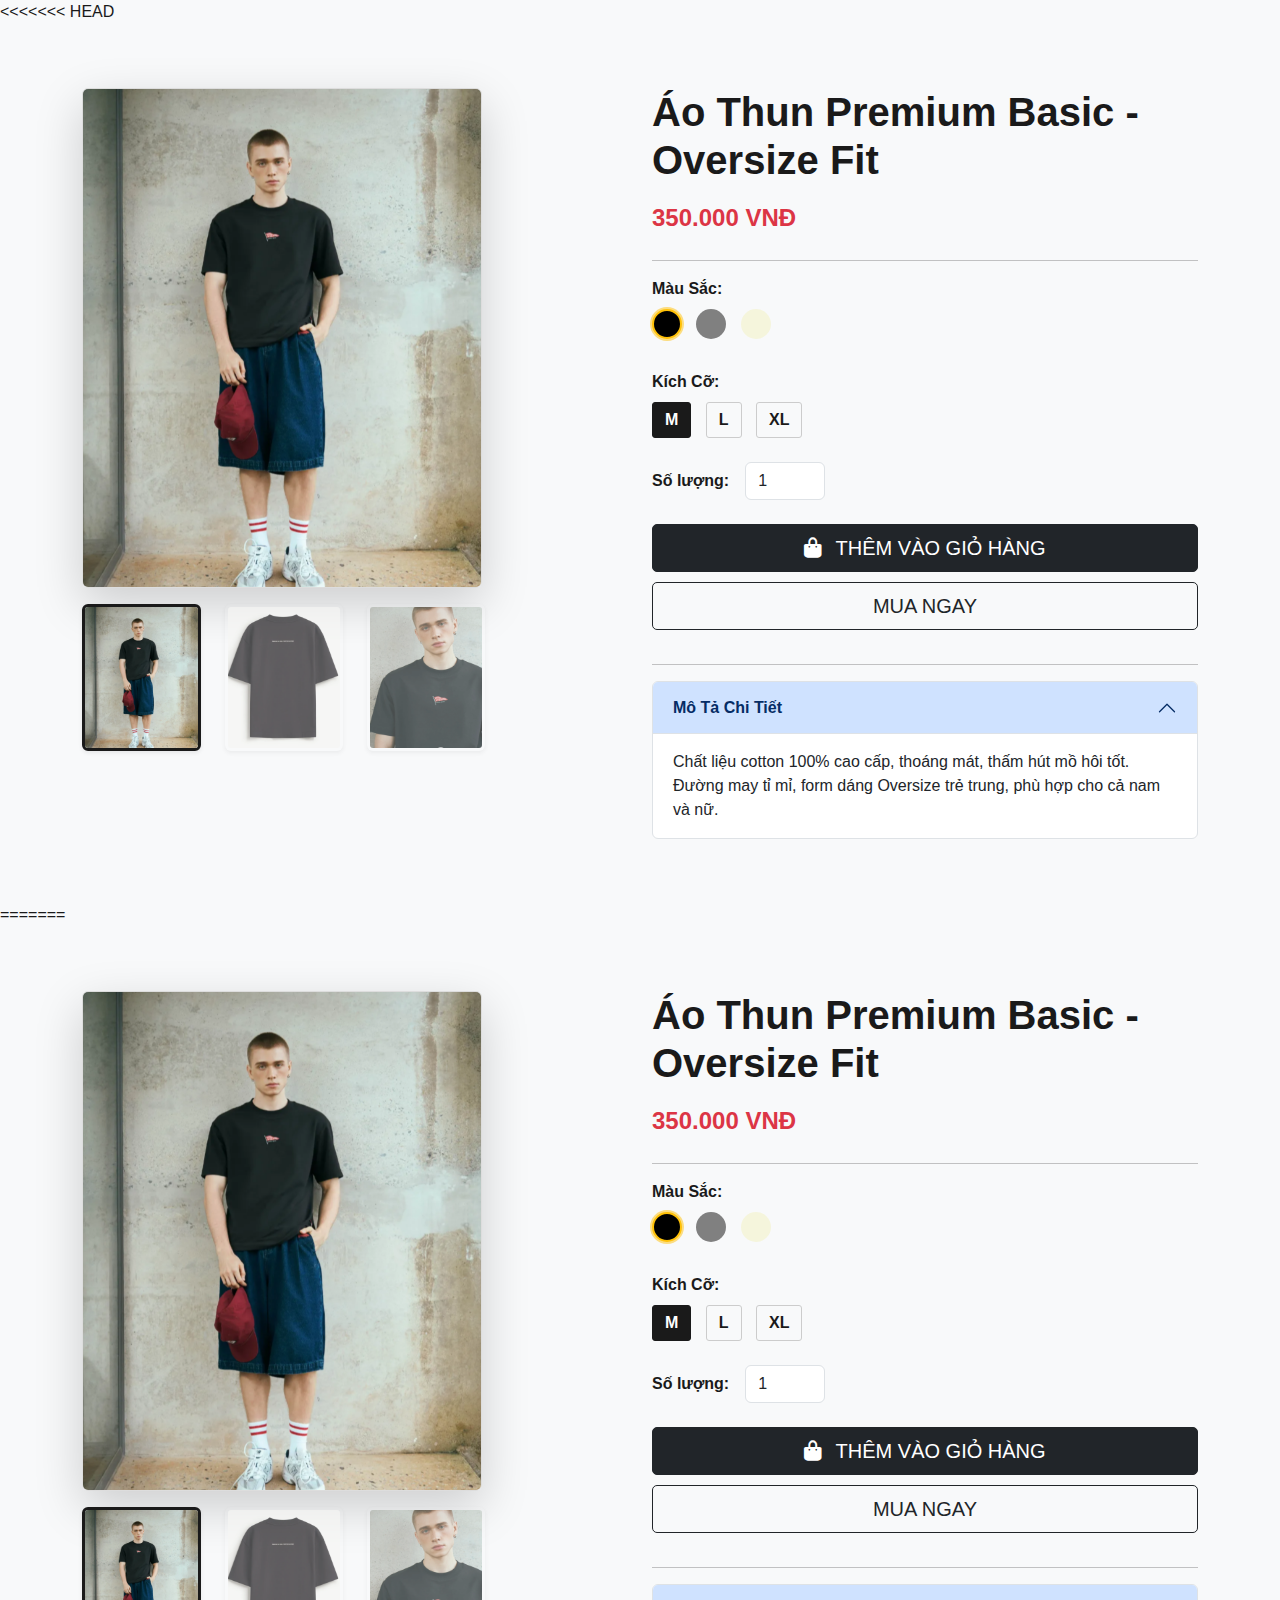
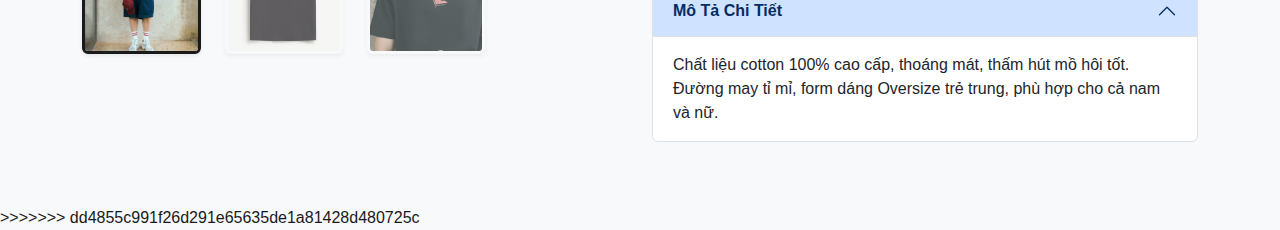
<file: product-detail.html>
<<<<<<< HEAD
<!DOCTYPE html>
<html lang="vi">
<head>
    <meta charset="UTF-8">
    <meta name="viewport" content="width=device-width, initial-scale=1.0">
    <title>Chi Tiết Sản Phẩm - Áo Thun Premium</title>
    <link href="https://cdn.jsdelivr.net/npm/bootstrap@5.3.3/dist/css/bootstrap.min.css" rel="stylesheet">
    <link rel="stylesheet" href="assets/css/style.css">
    <link rel="stylesheet" href="https://cdnjs.cloudflare.com/ajax/libs/font-awesome/6.5.2/css/all.min.css">
</head>
<body>
    <main class="container my-5 py-3">
        <div class="row">
            <div class="col-lg-6 mb-4">
                <img id="main-product-img" src="assets/images/products/ao1.png" class="img-fluid rounded shadow-lg" alt="Áo Thun Premium">
                <div class="row mt-3 thumbnail-gallery">
                    <div class="col-3">
                        <img src="assets/images/products/ao1.png" class="img-fluid rounded shadow-sm thumbnail active" alt="Thumb 1">
                    </div>
                    <div class="col-3">
                        <img src="assets/images/products/ao1_2.png" class="img-fluid rounded shadow-sm thumbnail" alt="Thumb 2">
                    </div>
                    <div class="col-3">
                        <img src="assets/images/products/ao1_3.png" class="img-fluid rounded shadow-sm thumbnail" alt="Thumb 3">
                    </div>
                </div>
            </div>

            <div class="col-lg-6">
                <h1 class="fw-bold mb-3">Áo Thun Premium Basic - Oversize Fit</h1>
                <p class="fs-4 text-danger fw-bold mb-4">350.000 VNĐ</p>
                
                <hr>
                
                <div class="mb-4">
                    <label class="form-label fw-bold">Màu Sắc:</label>
                    <div class="color-options">
                        <span class="color-dot active" style="background-color: black;" data-color="Đen"></span>
                        <span class="color-dot" style="background-color: grey;" data-color="Xám"></span>
                        <span class="color-dot" style="background-color: beige;" data-color="Trắng Kem"></span>
                    </div>
                </div>

                <div class="mb-4">
                    <label class="form-label fw-bold">Kích Cỡ:</label>
                    <div class="size-options">
                        <span class="size-box active" data-size="M">M</span>
                        <span class="size-box" data-size="L">L</span>
                        <span class="size-box" data-size="XL">XL</span>
                    </div>
                </div>

                <div class="d-flex align-items-center mb-4">
                    <label class="form-label fw-bold me-3 mb-0">Số lượng:</label>
                    <input type="number" class="form-control" value="1" min="1" style="width: 80px;">
                </div>

                <button class="btn btn-dark btn-lg me-3 style-button btn-block-custom">
                    <i class="fas fa-shopping-bag me-2"></i> THÊM VÀO GIỎ HÀNG
                </button>
                <button class="btn btn-outline-dark btn-lg style-button btn-block-custom">MUA NGAY</button>
                
                <hr class="mt-4">

                <div class="accordion" id="productAccordion">
                    <div class="accordion-item">
                        <h2 class="accordion-header" id="headingOne">
                            <button class="accordion-button fw-bold" type="button" data-bs-toggle="collapse" data-bs-target="#collapseOne" aria-expanded="true" aria-controls="collapseOne">
                                Mô Tả Chi Tiết
                            </button>
                        </h2>
                        <div id="collapseOne" class="accordion-collapse collapse show" aria-labelledby="headingOne" data-bs-parent="#productAccordion">
                            <div class="accordion-body">
                                Chất liệu cotton 100% cao cấp, thoáng mát, thấm hút mồ hôi tốt. Đường may tỉ mỉ, form dáng Oversize trẻ trung, phù hợp cho cả nam và nữ.
                            </div>
                        </div>
                    </div>
                </div>
            </div>
        </div>
    </main>

    <script src="https://ajax.googleapis.com/ajax/libs/jquery/3.7.1/jquery.min.js"></script>
    <script src="https://cdn.jsdelivr.net/npm/bootstrap@5.3.3/dist/js/bootstrap.bundle.min.js"></script>
    <script src="assets/js/main.js"></script>
</body>
=======
<!DOCTYPE html>
<html lang="vi">
<head>
    <meta charset="UTF-8">
    <meta name="viewport" content="width=device-width, initial-scale=1.0">
    <title>Chi Tiết Sản Phẩm - Áo Thun Premium</title>
    <link href="https://cdn.jsdelivr.net/npm/bootstrap@5.3.3/dist/css/bootstrap.min.css" rel="stylesheet">
    <link rel="stylesheet" href="assets/css/style.css">
    <link rel="stylesheet" href="https://cdnjs.cloudflare.com/ajax/libs/font-awesome/6.5.2/css/all.min.css">
</head>
<body>
    <main class="container my-5 py-3">
        <div class="row">
            <div class="col-lg-6 mb-4">
                <img id="main-product-img" src="assets/images/products/ao1.png" class="img-fluid rounded shadow-lg" alt="Áo Thun Premium">
                <div class="row mt-3 thumbnail-gallery">
                    <div class="col-3">
                        <img src="assets/images/products/ao1.png" class="img-fluid rounded shadow-sm thumbnail active" alt="Thumb 1">
                    </div>
                    <div class="col-3">
                        <img src="assets/images/products/ao1_2.png" class="img-fluid rounded shadow-sm thumbnail" alt="Thumb 2">
                    </div>
                    <div class="col-3">
                        <img src="assets/images/products/ao1_3.png" class="img-fluid rounded shadow-sm thumbnail" alt="Thumb 3">
                    </div>
                </div>
            </div>

            <div class="col-lg-6">
                <h1 class="fw-bold mb-3">Áo Thun Premium Basic - Oversize Fit</h1>
                <p class="fs-4 text-danger fw-bold mb-4">350.000 VNĐ</p>
                
                <hr>
                
                <div class="mb-4">
                    <label class="form-label fw-bold">Màu Sắc:</label>
                    <div class="color-options">
                        <span class="color-dot active" style="background-color: black;" data-color="Đen"></span>
                        <span class="color-dot" style="background-color: grey;" data-color="Xám"></span>
                        <span class="color-dot" style="background-color: beige;" data-color="Trắng Kem"></span>
                    </div>
                </div>

                <div class="mb-4">
                    <label class="form-label fw-bold">Kích Cỡ:</label>
                    <div class="size-options">
                        <span class="size-box active" data-size="M">M</span>
                        <span class="size-box" data-size="L">L</span>
                        <span class="size-box" data-size="XL">XL</span>
                    </div>
                </div>

                <div class="d-flex align-items-center mb-4">
                    <label class="form-label fw-bold me-3 mb-0">Số lượng:</label>
                    <input type="number" class="form-control" value="1" min="1" style="width: 80px;">
                </div>

                <button class="btn btn-dark btn-lg me-3 style-button btn-block-custom">
                    <i class="fas fa-shopping-bag me-2"></i> THÊM VÀO GIỎ HÀNG
                </button>
                <button class="btn btn-outline-dark btn-lg style-button btn-block-custom">MUA NGAY</button>
                
                <hr class="mt-4">

                <div class="accordion" id="productAccordion">
                    <div class="accordion-item">
                        <h2 class="accordion-header" id="headingOne">
                            <button class="accordion-button fw-bold" type="button" data-bs-toggle="collapse" data-bs-target="#collapseOne" aria-expanded="true" aria-controls="collapseOne">
                                Mô Tả Chi Tiết
                            </button>
                        </h2>
                        <div id="collapseOne" class="accordion-collapse collapse show" aria-labelledby="headingOne" data-bs-parent="#productAccordion">
                            <div class="accordion-body">
                                Chất liệu cotton 100% cao cấp, thoáng mát, thấm hút mồ hôi tốt. Đường may tỉ mỉ, form dáng Oversize trẻ trung, phù hợp cho cả nam và nữ.
                            </div>
                        </div>
                    </div>
                </div>
            </div>
        </div>
    </main>

    <script src="https://ajax.googleapis.com/ajax/libs/jquery/3.7.1/jquery.min.js"></script>
    <script src="https://cdn.jsdelivr.net/npm/bootstrap@5.3.3/dist/js/bootstrap.bundle.min.js"></script>
    <script src="assets/js/main.js"></script>
</body>
>>>>>>> dd4855c991f26d291e65635de1a81428d480725c
</html>
</file>
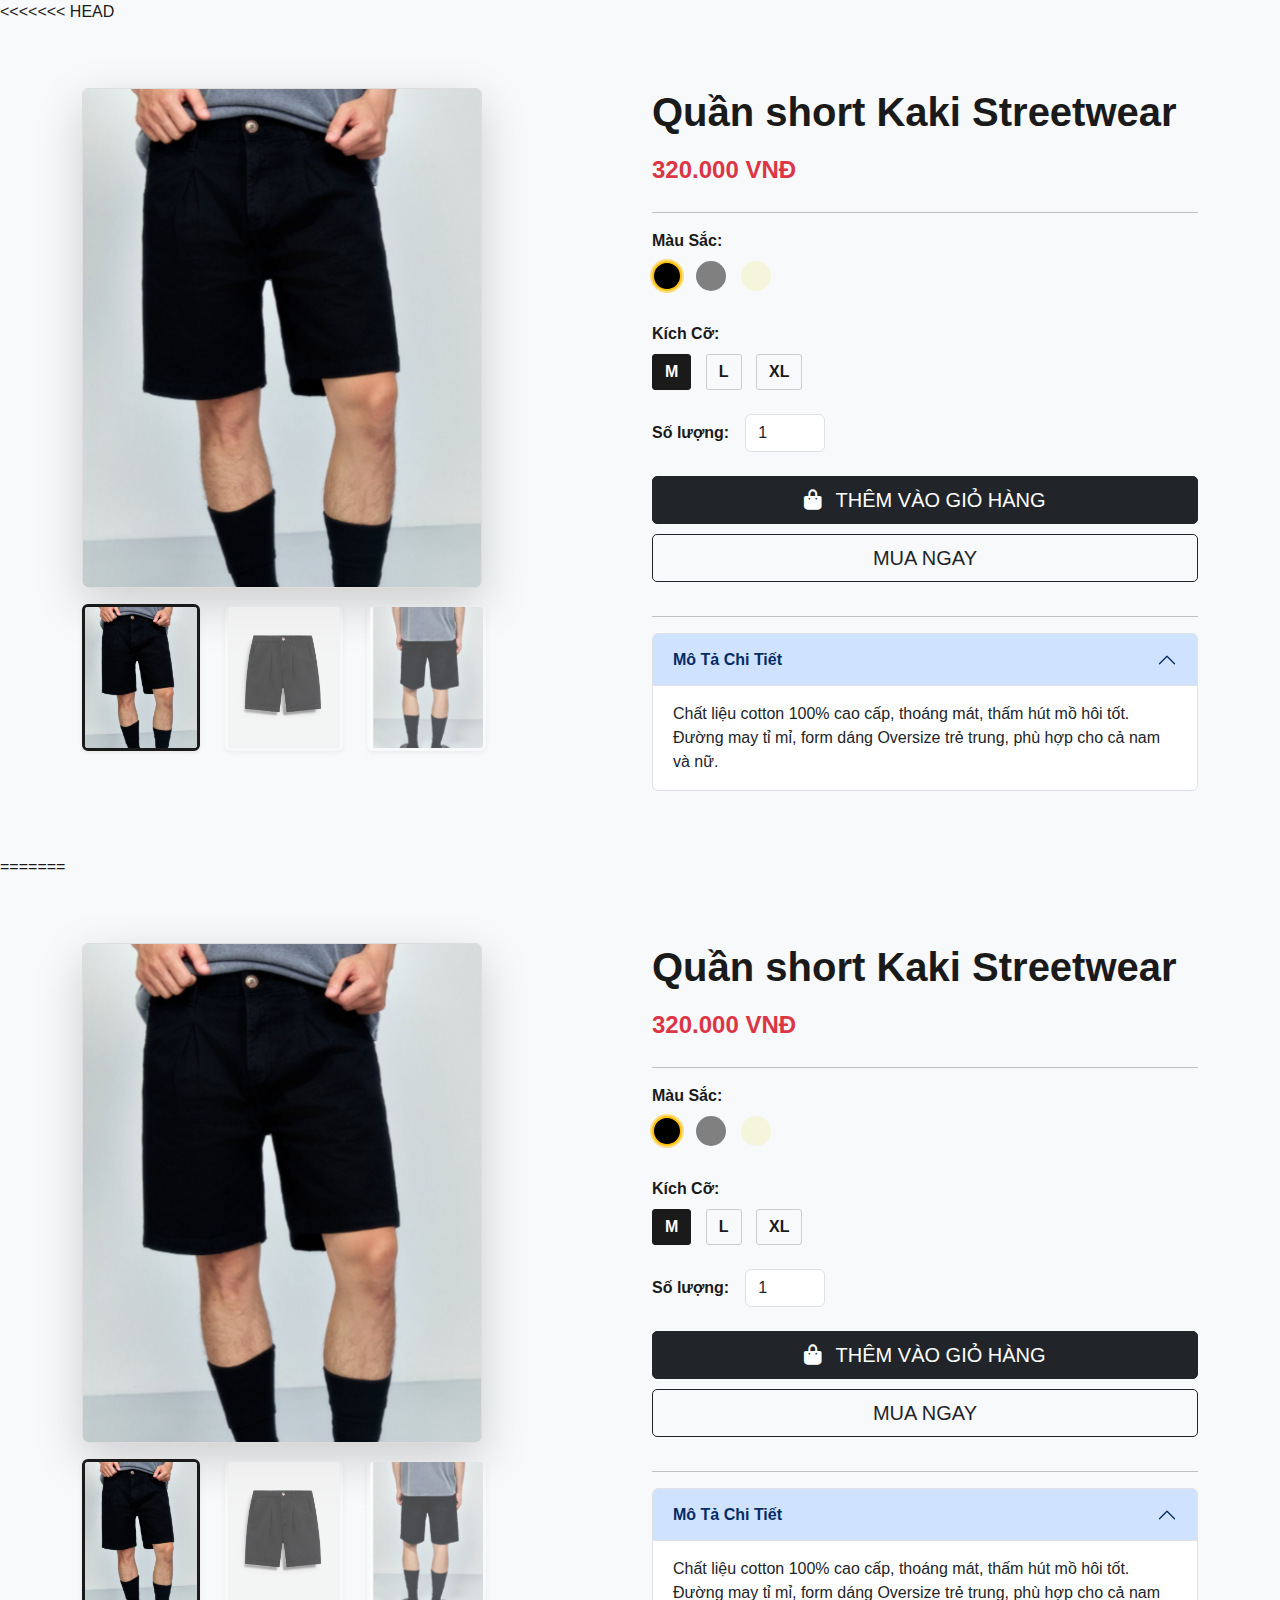
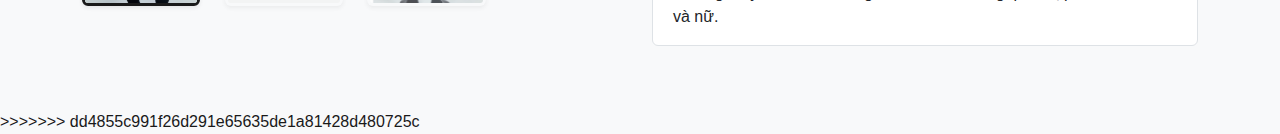
<file: shorts-kaki-detail.html>
<<<<<<< HEAD
<!DOCTYPE html>
<html lang="vi">
<head>
    <meta charset="UTF-8">
    <meta name="viewport" content="width=device-width, initial-scale=1.0">
    <title>Chi Tiết Sản Phẩm - Áo Thun Premium</title>
    <link href="https://cdn.jsdelivr.net/npm/bootstrap@5.3.3/dist/css/bootstrap.min.css" rel="stylesheet">
    <link rel="stylesheet" href="assets/css/style.css">
    <link rel="stylesheet" href="https://cdnjs.cloudflare.com/ajax/libs/font-awesome/6.5.2/css/all.min.css">
</head>
<body>
    <main class="container my-5 py-3">
        <div class="row">
            <div class="col-lg-6 mb-4">
                <img id="main-product-img" src="assets/images/products/quan2.png" class="img-fluid rounded shadow-lg" alt="Áo Thun Premium">
                <div class="row mt-3 thumbnail-gallery">
                    <div class="col-3">
                        <img src="assets/images/products/quan2.png" class="img-fluid rounded shadow-sm thumbnail active" alt="Thumb 1">
                    </div>
                    <div class="col-3">
                        <img src="assets/images/products/quan2_2.png" class="img-fluid rounded shadow-sm thumbnail" alt="Thumb 2">
                    </div>
                    <div class="col-3">
                        <img src="assets/images/products/quan2_3.png" class="img-fluid rounded shadow-sm thumbnail" alt="Thumb 3">
                    </div>
                </div>
            </div>

            <div class="col-lg-6">
                <h1 class="fw-bold mb-3">Quần short Kaki Streetwear</h1>
                <p class="fs-4 text-danger fw-bold mb-4">320.000 VNĐ</p>
                
                <hr>
                
                <div class="mb-4">
                    <label class="form-label fw-bold">Màu Sắc:</label>
                    <div class="color-options">
                        <span class="color-dot active" style="background-color: black;" data-color="Đen"></span>
                        <span class="color-dot" style="background-color: grey;" data-color="Xám"></span>
                        <span class="color-dot" style="background-color: beige;" data-color="Trắng Kem"></span>
                    </div>
                </div>

                <div class="mb-4">
                    <label class="form-label fw-bold">Kích Cỡ:</label>
                    <div class="size-options">
                        <span class="size-box active" data-size="M">M</span>
                        <span class="size-box" data-size="L">L</span>
                        <span class="size-box" data-size="XL">XL</span>
                    </div>
                </div>

                <div class="d-flex align-items-center mb-4">
                    <label class="form-label fw-bold me-3 mb-0">Số lượng:</label>
                    <input type="number" class="form-control" value="1" min="1" style="width: 80px;">
                </div>

                <button class="btn btn-dark btn-lg me-3 style-button btn-block-custom">
                    <i class="fas fa-shopping-bag me-2"></i> THÊM VÀO GIỎ HÀNG
                </button>
                <button class="btn btn-outline-dark btn-lg style-button btn-block-custom">MUA NGAY</button>
                
                <hr class="mt-4">

                <div class="accordion" id="productAccordion">
                    <div class="accordion-item">
                        <h2 class="accordion-header" id="headingOne">
                            <button class="accordion-button fw-bold" type="button" data-bs-toggle="collapse" data-bs-target="#collapseOne" aria-expanded="true" aria-controls="collapseOne">
                                Mô Tả Chi Tiết
                            </button>
                        </h2>
                        <div id="collapseOne" class="accordion-collapse collapse show" aria-labelledby="headingOne" data-bs-parent="#productAccordion">
                            <div class="accordion-body">
                                Chất liệu cotton 100% cao cấp, thoáng mát, thấm hút mồ hôi tốt. Đường may tỉ mỉ, form dáng Oversize trẻ trung, phù hợp cho cả nam và nữ.
                            </div>
                        </div>
                    </div>
                </div>
            </div>
        </div>
    </main>

    <script src="https://ajax.googleapis.com/ajax/libs/jquery/3.7.1/jquery.min.js"></script>
    <script src="https://cdn.jsdelivr.net/npm/bootstrap@5.3.3/dist/js/bootstrap.bundle.min.js"></script>
    <script src="assets/js/main.js"></script>
</body>
=======
<!DOCTYPE html>
<html lang="vi">
<head>
    <meta charset="UTF-8">
    <meta name="viewport" content="width=device-width, initial-scale=1.0">
    <title>Chi Tiết Sản Phẩm - Áo Thun Premium</title>
    <link href="https://cdn.jsdelivr.net/npm/bootstrap@5.3.3/dist/css/bootstrap.min.css" rel="stylesheet">
    <link rel="stylesheet" href="assets/css/style.css">
    <link rel="stylesheet" href="https://cdnjs.cloudflare.com/ajax/libs/font-awesome/6.5.2/css/all.min.css">
</head>
<body>
    <main class="container my-5 py-3">
        <div class="row">
            <div class="col-lg-6 mb-4">
                <img id="main-product-img" src="assets/images/products/quan2.png" class="img-fluid rounded shadow-lg" alt="Áo Thun Premium">
                <div class="row mt-3 thumbnail-gallery">
                    <div class="col-3">
                        <img src="assets/images/products/quan2.png" class="img-fluid rounded shadow-sm thumbnail active" alt="Thumb 1">
                    </div>
                    <div class="col-3">
                        <img src="assets/images/products/quan2_2.png" class="img-fluid rounded shadow-sm thumbnail" alt="Thumb 2">
                    </div>
                    <div class="col-3">
                        <img src="assets/images/products/quan2_3.png" class="img-fluid rounded shadow-sm thumbnail" alt="Thumb 3">
                    </div>
                </div>
            </div>

            <div class="col-lg-6">
                <h1 class="fw-bold mb-3">Quần short Kaki Streetwear</h1>
                <p class="fs-4 text-danger fw-bold mb-4">320.000 VNĐ</p>
                
                <hr>
                
                <div class="mb-4">
                    <label class="form-label fw-bold">Màu Sắc:</label>
                    <div class="color-options">
                        <span class="color-dot active" style="background-color: black;" data-color="Đen"></span>
                        <span class="color-dot" style="background-color: grey;" data-color="Xám"></span>
                        <span class="color-dot" style="background-color: beige;" data-color="Trắng Kem"></span>
                    </div>
                </div>

                <div class="mb-4">
                    <label class="form-label fw-bold">Kích Cỡ:</label>
                    <div class="size-options">
                        <span class="size-box active" data-size="M">M</span>
                        <span class="size-box" data-size="L">L</span>
                        <span class="size-box" data-size="XL">XL</span>
                    </div>
                </div>

                <div class="d-flex align-items-center mb-4">
                    <label class="form-label fw-bold me-3 mb-0">Số lượng:</label>
                    <input type="number" class="form-control" value="1" min="1" style="width: 80px;">
                </div>

                <button class="btn btn-dark btn-lg me-3 style-button btn-block-custom">
                    <i class="fas fa-shopping-bag me-2"></i> THÊM VÀO GIỎ HÀNG
                </button>
                <button class="btn btn-outline-dark btn-lg style-button btn-block-custom">MUA NGAY</button>
                
                <hr class="mt-4">

                <div class="accordion" id="productAccordion">
                    <div class="accordion-item">
                        <h2 class="accordion-header" id="headingOne">
                            <button class="accordion-button fw-bold" type="button" data-bs-toggle="collapse" data-bs-target="#collapseOne" aria-expanded="true" aria-controls="collapseOne">
                                Mô Tả Chi Tiết
                            </button>
                        </h2>
                        <div id="collapseOne" class="accordion-collapse collapse show" aria-labelledby="headingOne" data-bs-parent="#productAccordion">
                            <div class="accordion-body">
                                Chất liệu cotton 100% cao cấp, thoáng mát, thấm hút mồ hôi tốt. Đường may tỉ mỉ, form dáng Oversize trẻ trung, phù hợp cho cả nam và nữ.
                            </div>
                        </div>
                    </div>
                </div>
            </div>
        </div>
    </main>

    <script src="https://ajax.googleapis.com/ajax/libs/jquery/3.7.1/jquery.min.js"></script>
    <script src="https://cdn.jsdelivr.net/npm/bootstrap@5.3.3/dist/js/bootstrap.bundle.min.js"></script>
    <script src="assets/js/main.js"></script>
</body>
>>>>>>> dd4855c991f26d291e65635de1a81428d480725c
</html>
</file>
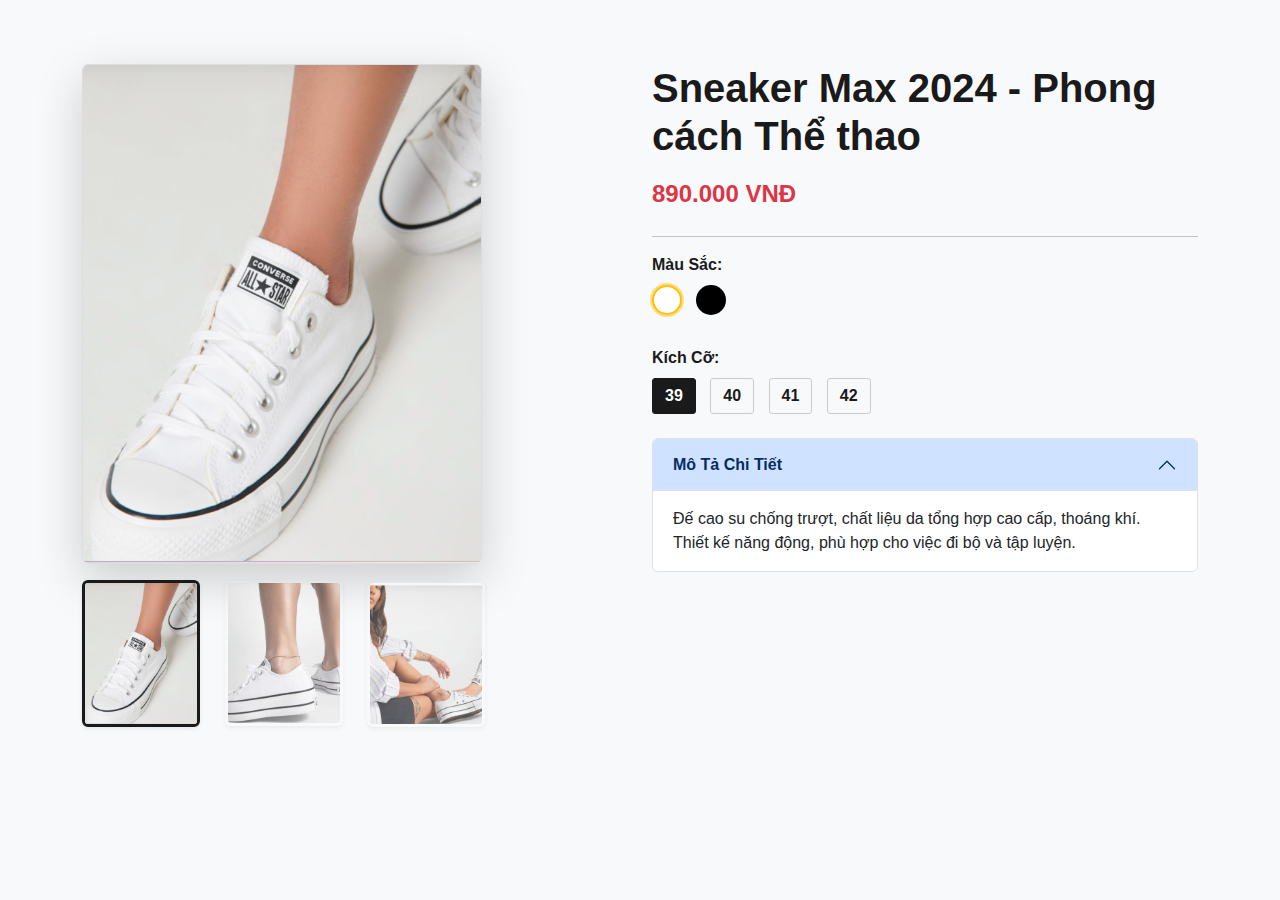
<file: sneaker-detail.html>
<!DOCTYPE html>
<html lang="vi">
<head>
    <meta charset="UTF-8">
    <meta name="viewport" content="width=device-width, initial-scale=1.0">
    <title>Chi Tiết Sản Phẩm - Sneaker Max 2024</title>
    <link href="https://cdn.jsdelivr.net/npm/bootstrap@5.3.3/dist/css/bootstrap.min.css" rel="stylesheet">
    <link rel="stylesheet" href="assets/css/style.css">
    <link rel="stylesheet" href="https://cdnjs.cloudflare.com/ajax/libs/font-awesome/6.5.2/css/all.min.css">
</head>
<body>
    <main class="container my-5 py-3">
        <div class="row">
            <div class="col-lg-6 mb-4">
                <img id="main-product-img" src="assets/images/products/giay1.png" class="img-fluid rounded shadow-lg" alt="Sneaker Max 2024">
                <div class="row mt-3 thumbnail-gallery">
                    <div class="col-3">
                        <img src="assets/images/products/giay1.png" class="img-fluid rounded shadow-sm thumbnail active" alt="Thumb 1">
                    </div>
                    <div class="col-3">
                        <img src="assets/images/products/giay1_2.png" class="img-fluid rounded shadow-sm thumbnail" alt="Thumb 2">
                    </div>
                    <div class="col-3">
                        <img src="assets/images/products/giay1_3.png" class="img-fluid rounded shadow-sm thumbnail" alt="Thumb 3">
                    </div>
                </div>
            </div>

            <div class="col-lg-6">
                <h1 class="fw-bold mb-3">Sneaker Max 2024 - Phong cách Thể thao</h1>
                <p class="fs-4 text-danger fw-bold mb-4">890.000 VNĐ</p>
                
                <hr>
                
                <div class="mb-4">
                    <label class="form-label fw-bold">Màu Sắc:</label>
                    <div class="color-options">
                        <span class="color-dot active" style="background-color: white;" data-color="Trắng"></span>
                        <span class="color-dot" style="background-color: black;" data-color="Đen"></span>
                    </div>
                </div>

                <div class="mb-4">
                    <label class="form-label fw-bold">Kích Cỡ:</label>
                    <div class="size-options">
                        <span class="size-box active" data-size="39">39</span>
                        <span class="size-box" data-size="40">40</span>
                        <span class="size-box" data-size="41">41</span>
                        <span class="size-box" data-size="42">42</span>
                    </div>
                </div>
                
                <div class="accordion" id="productAccordion">
                    <div class="accordion-item">
                        <h2 class="accordion-header" id="headingOne">
                            <button class="accordion-button fw-bold" type="button" data-bs-toggle="collapse" data-bs-target="#collapseOne" aria-expanded="true" aria-controls="collapseOne">
                                Mô Tả Chi Tiết
                            </button>
                        </h2>
                        <div id="collapseOne" class="accordion-collapse collapse show" aria-labelledby="headingOne" data-bs-parent="#productAccordion">
                            <div class="accordion-body">
                                Đế cao su chống trượt, chất liệu da tổng hợp cao cấp, thoáng khí. Thiết kế năng động, phù hợp cho việc đi bộ và tập luyện.
                            </div>
                        </div>
                    </div>
                </div>
            </div>
        </div>
    </main>

    <script src="https://ajax.googleapis.com/ajax/libs/jquery/3.7.1/jquery.min.js"></script>
    <script src="https://cdn.jsdelivr.net/npm/bootstrap@5.3.3/dist/js/bootstrap.bundle.min.js"></script>
    <script src="assets/js/main.js"></script>
</body>
</html>
</file>
<file: assets/css/style.css>
/* Định nghĩa biến màu (Dễ dàng thay đổi màu nhấn thương hiệu) */
:root {
    --primary-color: #1a1a1a; /* Màu chính: Đen đậm */
    --accent-color: #ffc107; /* Màu nhấn: Vàng Gold */
    --font-heading: 'Times New Roman', serif;
    --font-body: 'Arial', sans-serif;
}

body {
    font-family: var(--font-body);
    background-color: #f8f9fa;
    color: var(--primary-color);
}

/* Tiêu đề phần */
.section-heading {
    font-family: var(--font-heading);
    font-size: 2.5rem;
    position: relative;
}

/* Hiệu ứng Button/CTA chung */
.style-button {
    border-radius: 5px;
    transition: all 0.3s ease;
    text-transform: uppercase;
}
.style-button:hover {
    transform: translateY(-2px);
    box-shadow: 0 5px 10px rgba(0, 0, 0, 0.2);
}

/* Header và Navbar */
.navbar-brand {
    font-family: var(--font-heading);
    color: var(--primary-color) !important;
}

.nav-link {
    font-weight: 600;
    margin: 0 10px;
}
.nav-link:hover {
    color: var(--accent-color) !important;
}

/* Carousel */
.banner-img {
    height: 550px; /* Chiều cao cố định */
    object-fit: cover;
}

/* Sản phẩm Card */
.product-card {
    overflow: hidden; /* Cần thiết cho hiệu ứng ảnh */
    border-radius: 10px;
}

.card-img-top {
    height: 350px; /* Chiều cao cố định cho ảnh */
    object-fit: cover;
    transition: transform 0.5s ease;
}

.product-card:hover .card-img-top {
    transform: scale(1.05); /* Hiệu ứng zoom nhẹ khi hover */
}

/* Trang chi tiết sản phẩm */
#main-product-img {
    border: 1px solid #ddd;
    max-height: 500px;
    object-fit: contain;
}
.thumbnail {
    opacity: 0.7;
    cursor: pointer;
    border: 3px solid transparent;
    transition: all 0.3s;
}
.thumbnail:hover, .thumbnail.active {
    opacity: 1;
    border-color: var(--primary-color);
}

/* Option chọn Màu/Size */
.color-dot, .size-box {
    display: inline-block;
    cursor: pointer;
    margin-right: 10px;
    border: 2px solid transparent;
    transition: all 0.2s;
}

.color-dot {
    width: 30px;
    height: 30px;
    border-radius: 50%;
}
.color-dot.active, .color-dot:hover {
    border-color: var(--accent-color);
    box-shadow: 0 0 0 2px rgba(255, 193, 7, 0.5);
}

.size-box {
    padding: 5px 12px;
    border: 1px solid #ccc;
    border-radius: 3px;
    font-weight: 600;
}
.size-box.active, .size-box:hover {
    background-color: var(--primary-color);
    color: white;
    border-color: var(--primary-color);
}

.btn-block-custom {
    width: 100%;
    margin-bottom: 10px;
}

/* Trang Liên Hệ */
.map-placeholder {
    height: 200px;
    background-color: #343a40;
}

/* Footer */
footer a {
    color: #ccc !important;
    text-decoration: none;
    transition: color 0.3s;
}
footer a:hover {
    color: var(--accent-color) !important;
}


/* Responsive Cho Mobile */
@media (max-width: 991.98px) {
    .banner-img {
        height: 400px;
    }
    .carousel-caption h5 {
        font-size: 1.8rem;
    }
    .btn-block-custom {
        width: auto;
    }
    .thumbnail-gallery {
        display: none; /* Ẩn ảnh nhỏ trên Mobile để tập trung vào ảnh chính */
    }
}
</file>
